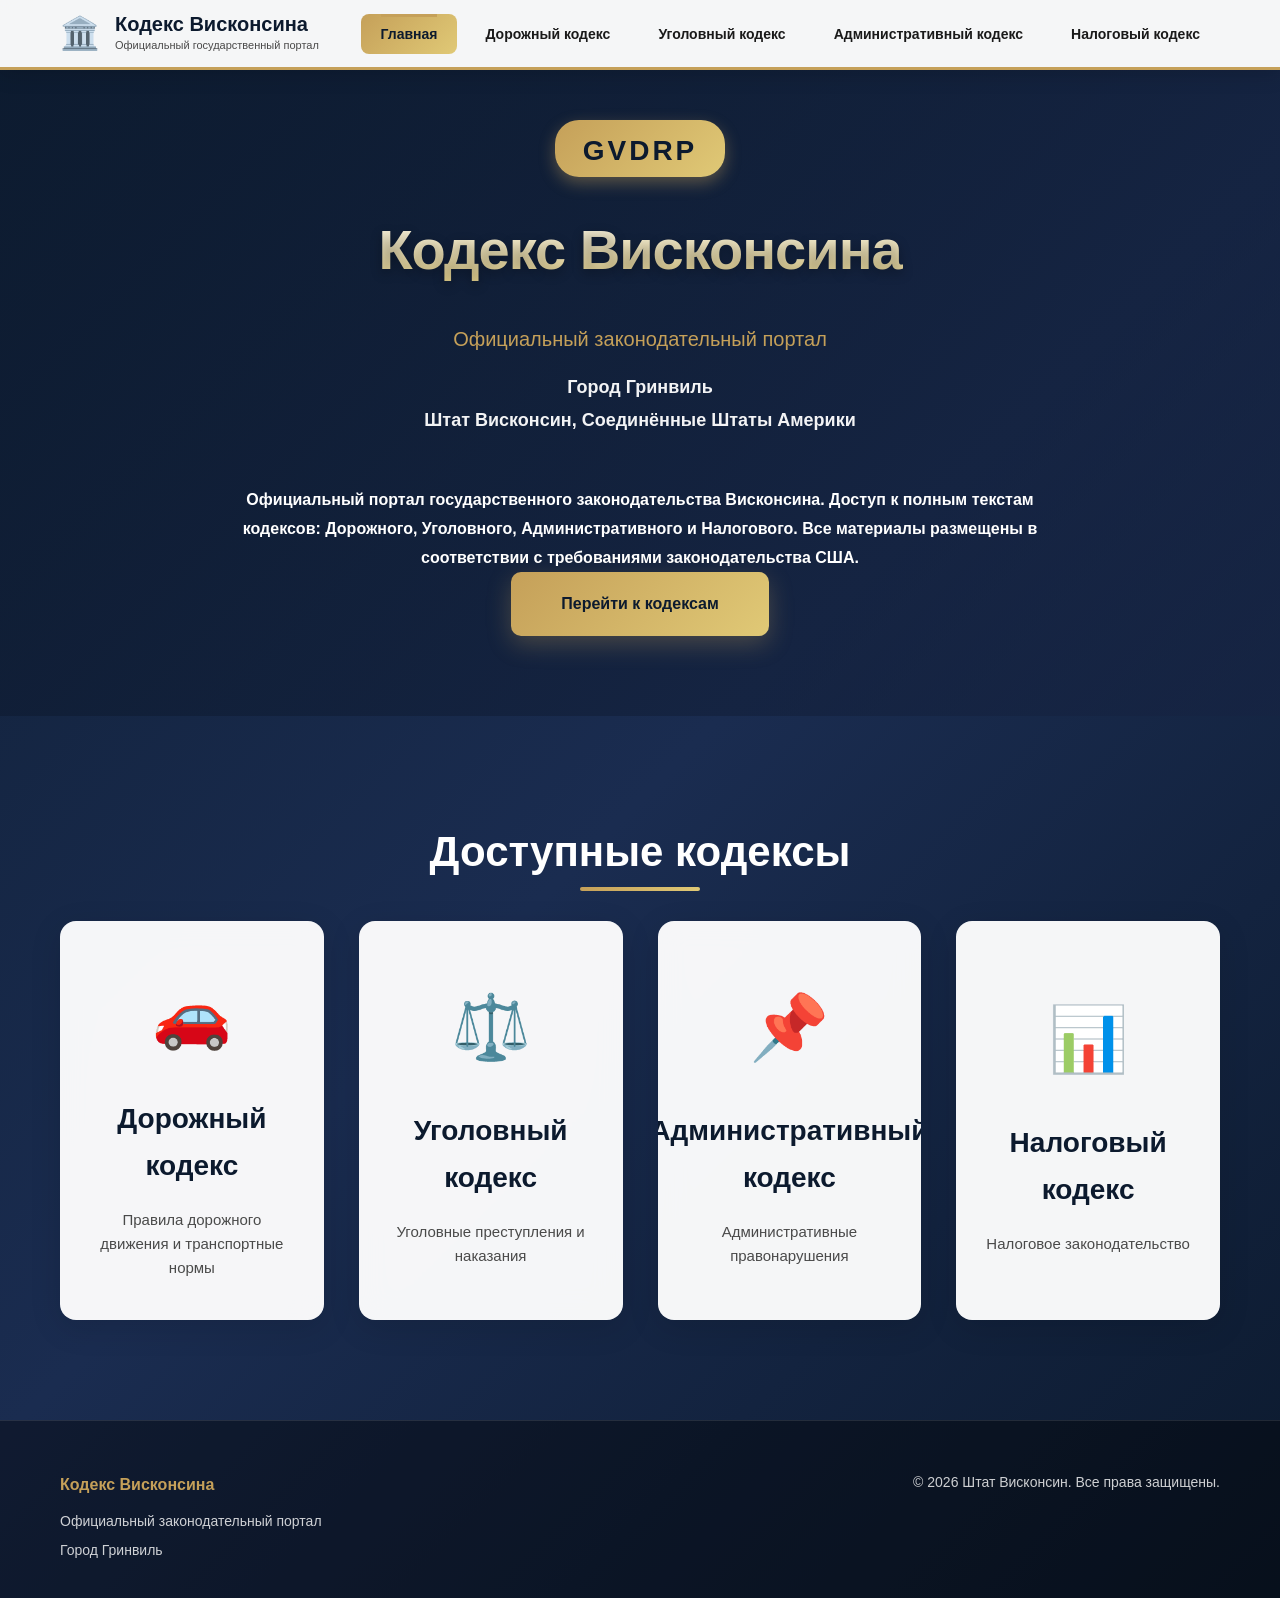
<file: index.html>
<!DOCTYPE html>
<html lang="ru">
<head>
    <meta charset="UTF-8">
    <meta name="viewport" content="width=device-width, initial-scale=1.0">
    <title>Кодекс Висконсина - Официальный портал</title>
    <link rel="stylesheet" href="./style.css">
</head>
<body>
    <header class="main-header">
        <div class="header-content container">
            <div class="logo">
                <span class="logo-icon">🏛️</span>
                <div class="logo-block">
                    <span class="logo-main">Кодекс Висконсина</span>
                    <span class="logo-sub">Официальный государственный портал</span>
                </div>
            </div>
            <nav class="main-nav" id="mainNav">
                <ul>
                    <li><a href="index.html" class="active">Главная</a></li>
                    <li><a href="road-code.html">Дорожный кодекс</a></li>
                    <li><a href="criminal-code.html">Уголовный кодекс</a></li>
                    <li><a href="administrative-code.html">Административный кодекс</a></li>
                    <li><a href="tax-code.html">Налоговый кодекс</a></li>
                </ul>
            </nav>
            <button class="mobile-menu-btn" id="mobileMenuBtn">☰</button>
        </div>
    </header>

    <section class="hero">
        <div class="hero-content container">
            <div class="hero-text">
                <div class="hero-badge"><span class="badge-gvdrp">GVDRP</span></div>
                <h1>Кодекс Висконсина</h1>
                <p class="subtitle">Официальный законодательный портал</p>
                <p class="description"><span>Город Гринвиль</span><br><span>Штат Висконсин, Соединённые Штаты Америки</span></p>
                <div class="hero-description">
                    <p>Официальный портал государственного законодательства Висконсина. Доступ к полным текстам кодексов: Дорожного, Уголовного, Административного и Налогового. Все материалы размещены в соответствии с требованиями законодательства США.</p>
                </div>
                <a href="#codes" class="btn-primary">Перейти к кодексам</a>
            </div>
        </div>
    </section>

    <section class="codes-section" id="codes">
        <div class="container">
            <h2 class="section-title">Доступные кодексы</h2>
            <div class="codes-grid">
                <a href="road-code.html" class="code-card road-card">
                    <span class="card-icon">🚗</span>
                    <h3>Дорожный кодекс</h3>
                    <p>Правила дорожного движения и транспортные нормы</p>
                </a>
                <a href="criminal-code.html" class="code-card criminal-card">
                    <span class="card-icon">⚖️</span>
                    <h3>Уголовный кодекс</h3>
                    <p>Уголовные преступления и наказания</p>
                </a>
                <a href="administrative-code.html" class="code-card admin-card">
                    <span class="card-icon">📌</span>
                    <h3>Административный кодекс</h3>
                    <p>Административные правонарушения</p>
                </a>
                <a href="tax-code.html" class="code-card tax-card">
                    <span class="card-icon">📊</span>
                    <h3>Налоговый кодекс</h3>
                    <p>Налоговое законодательство</p>
                </a>
            </div>
        </div>
    </section>

    <footer class="main-footer">
        <div class="container">
            <div class="footer-content">
                <div class="footer-section">
                    <h4>Кодекс Висконсина</h4>
                    <p>Официальный законодательный портал</p>
                    <p>Город Гринвиль</p>
                </div>
                <div class="footer-section">
                    <p>&copy; 2026 Штат Висконсин. Все права защищены.</p>
                </div>
            </div>
        </div>
    </footer>

    <button class="back-to-top" id="backToTop" title="Наверх">↑</button>
    <script src="./main.js"></script>
</body>
</html>
</file>
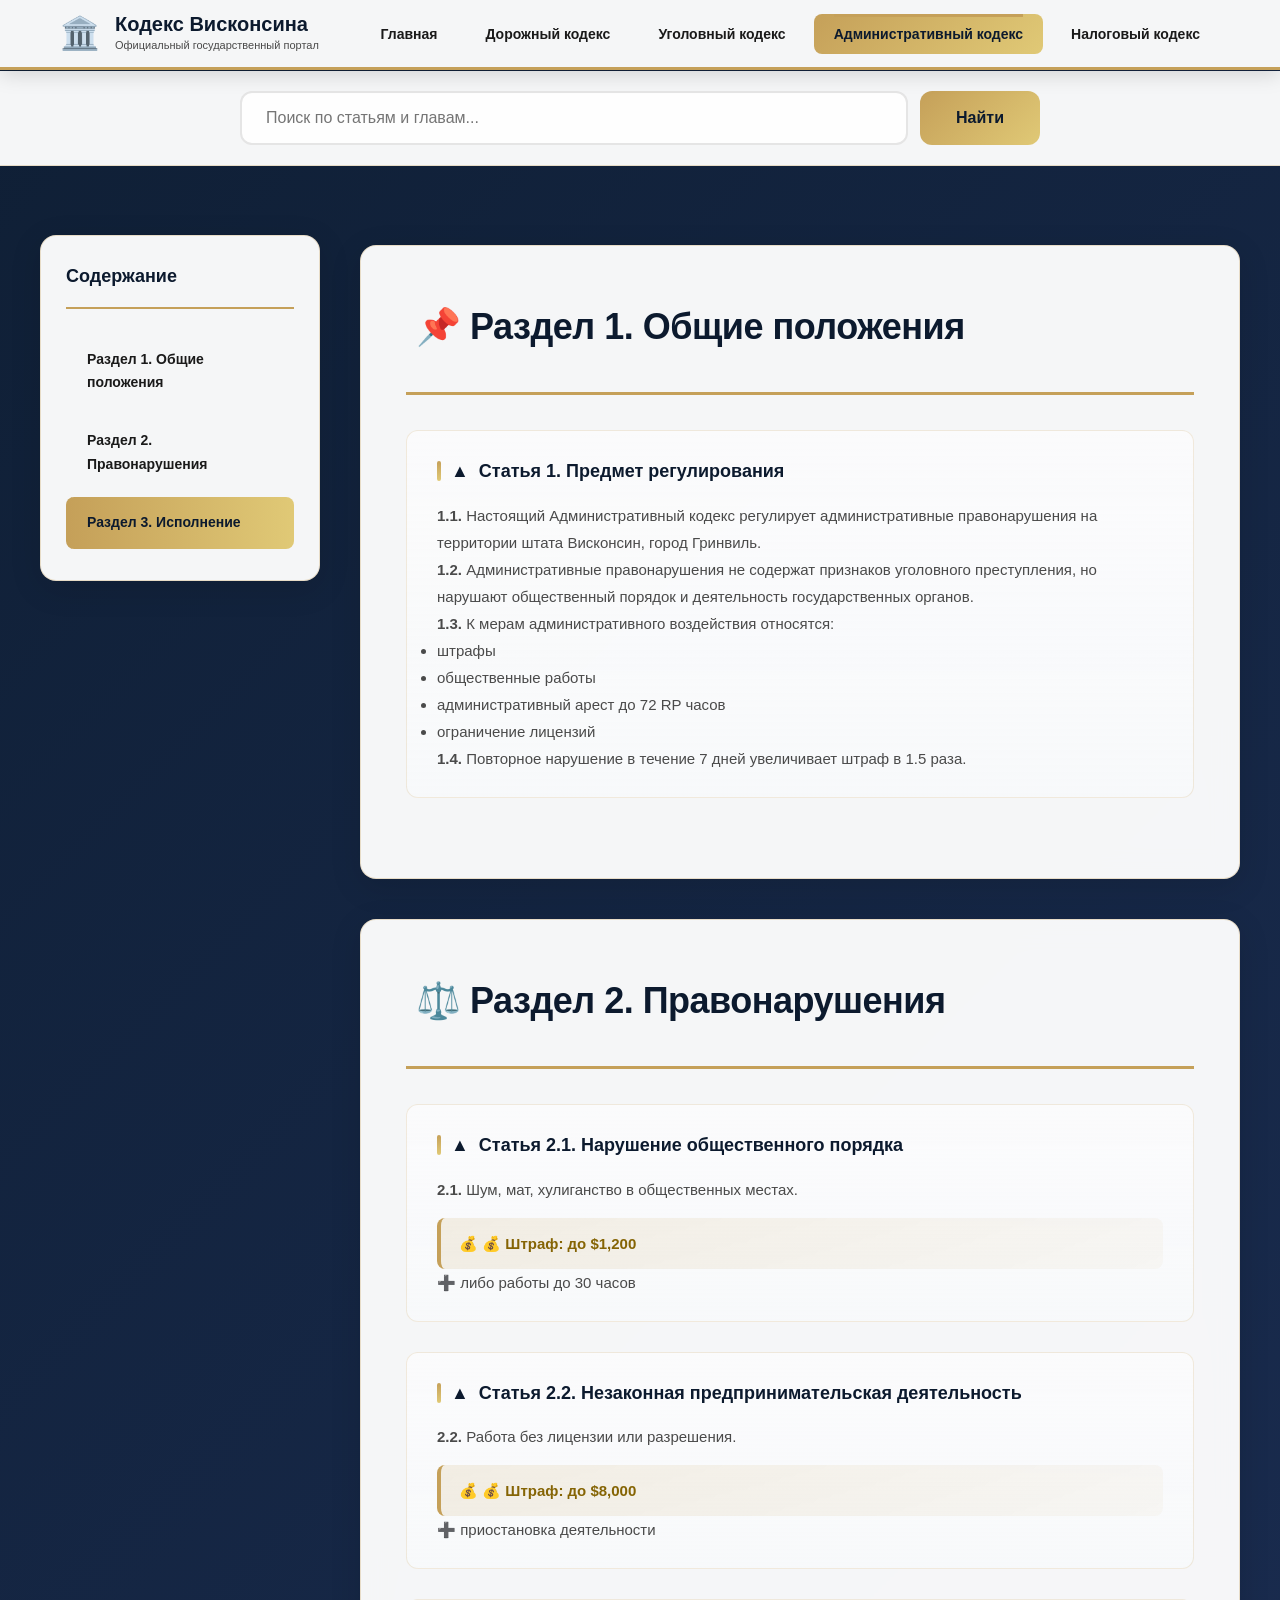
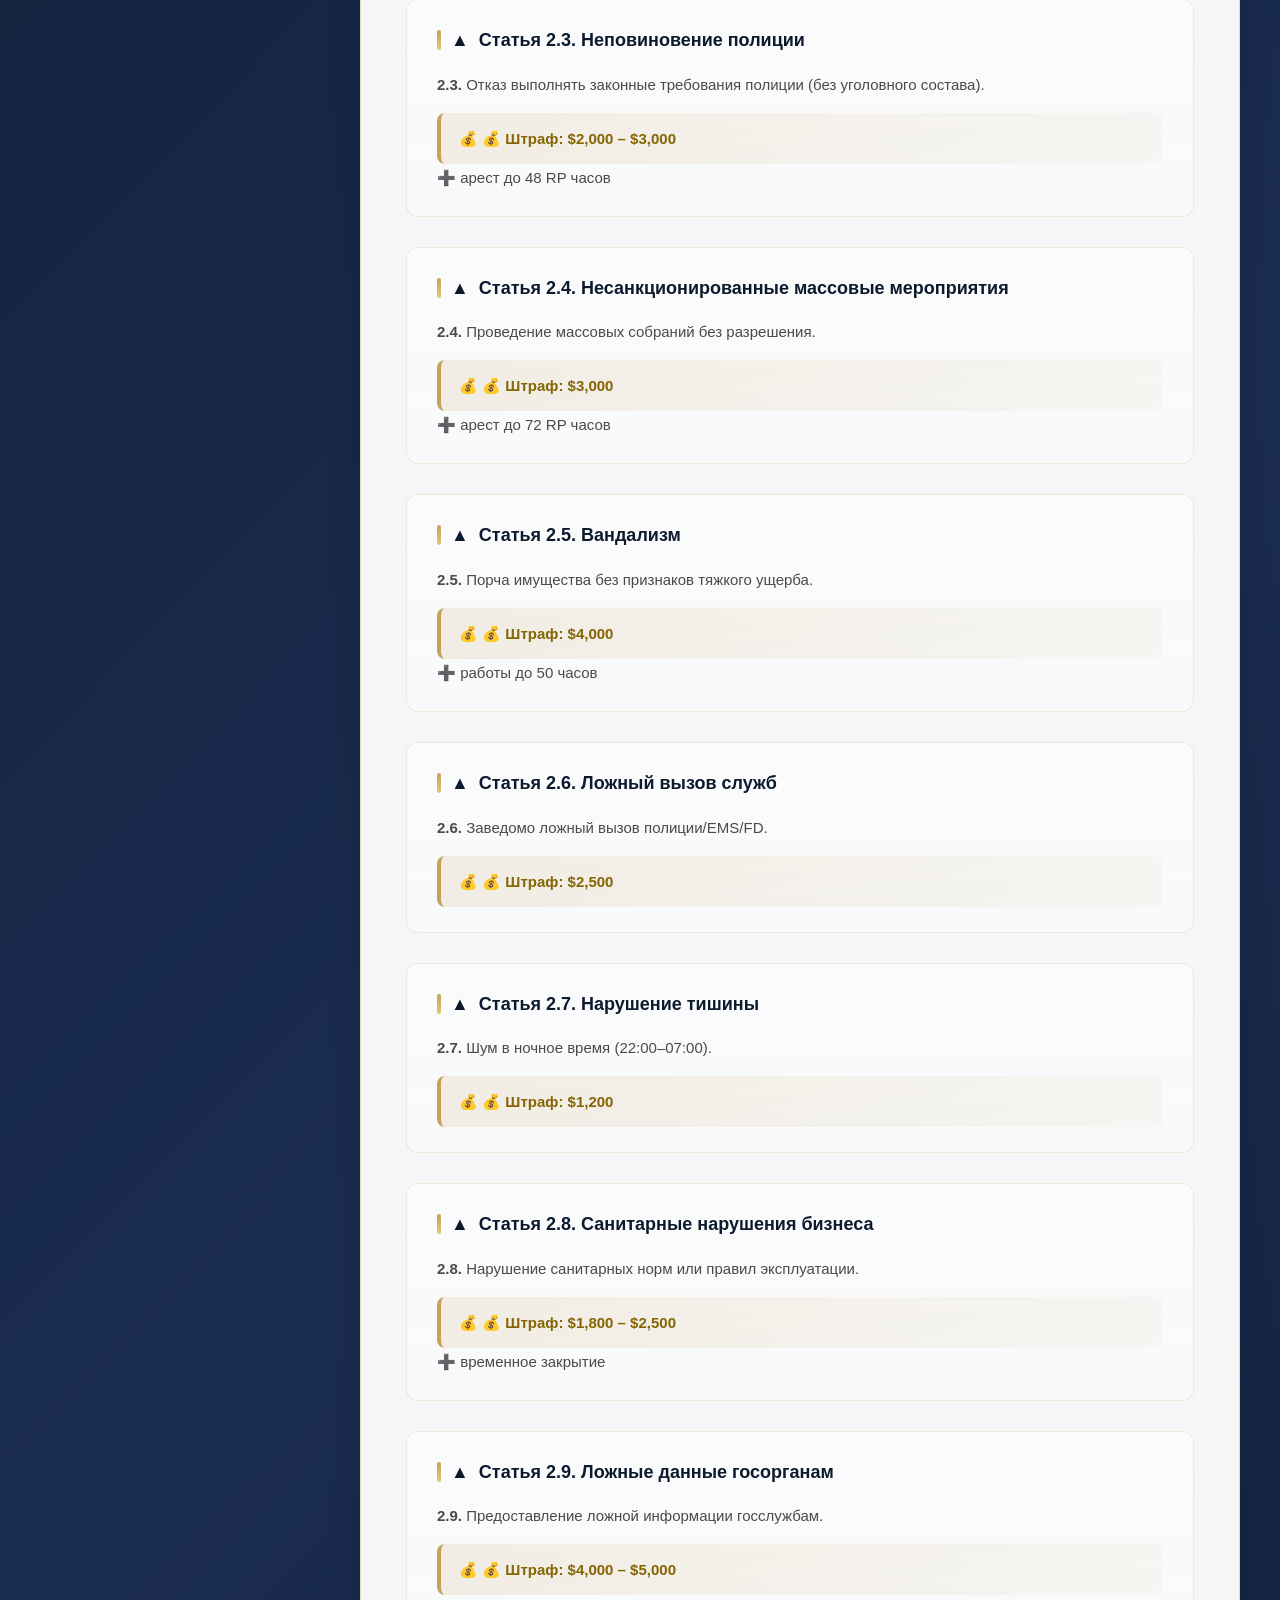
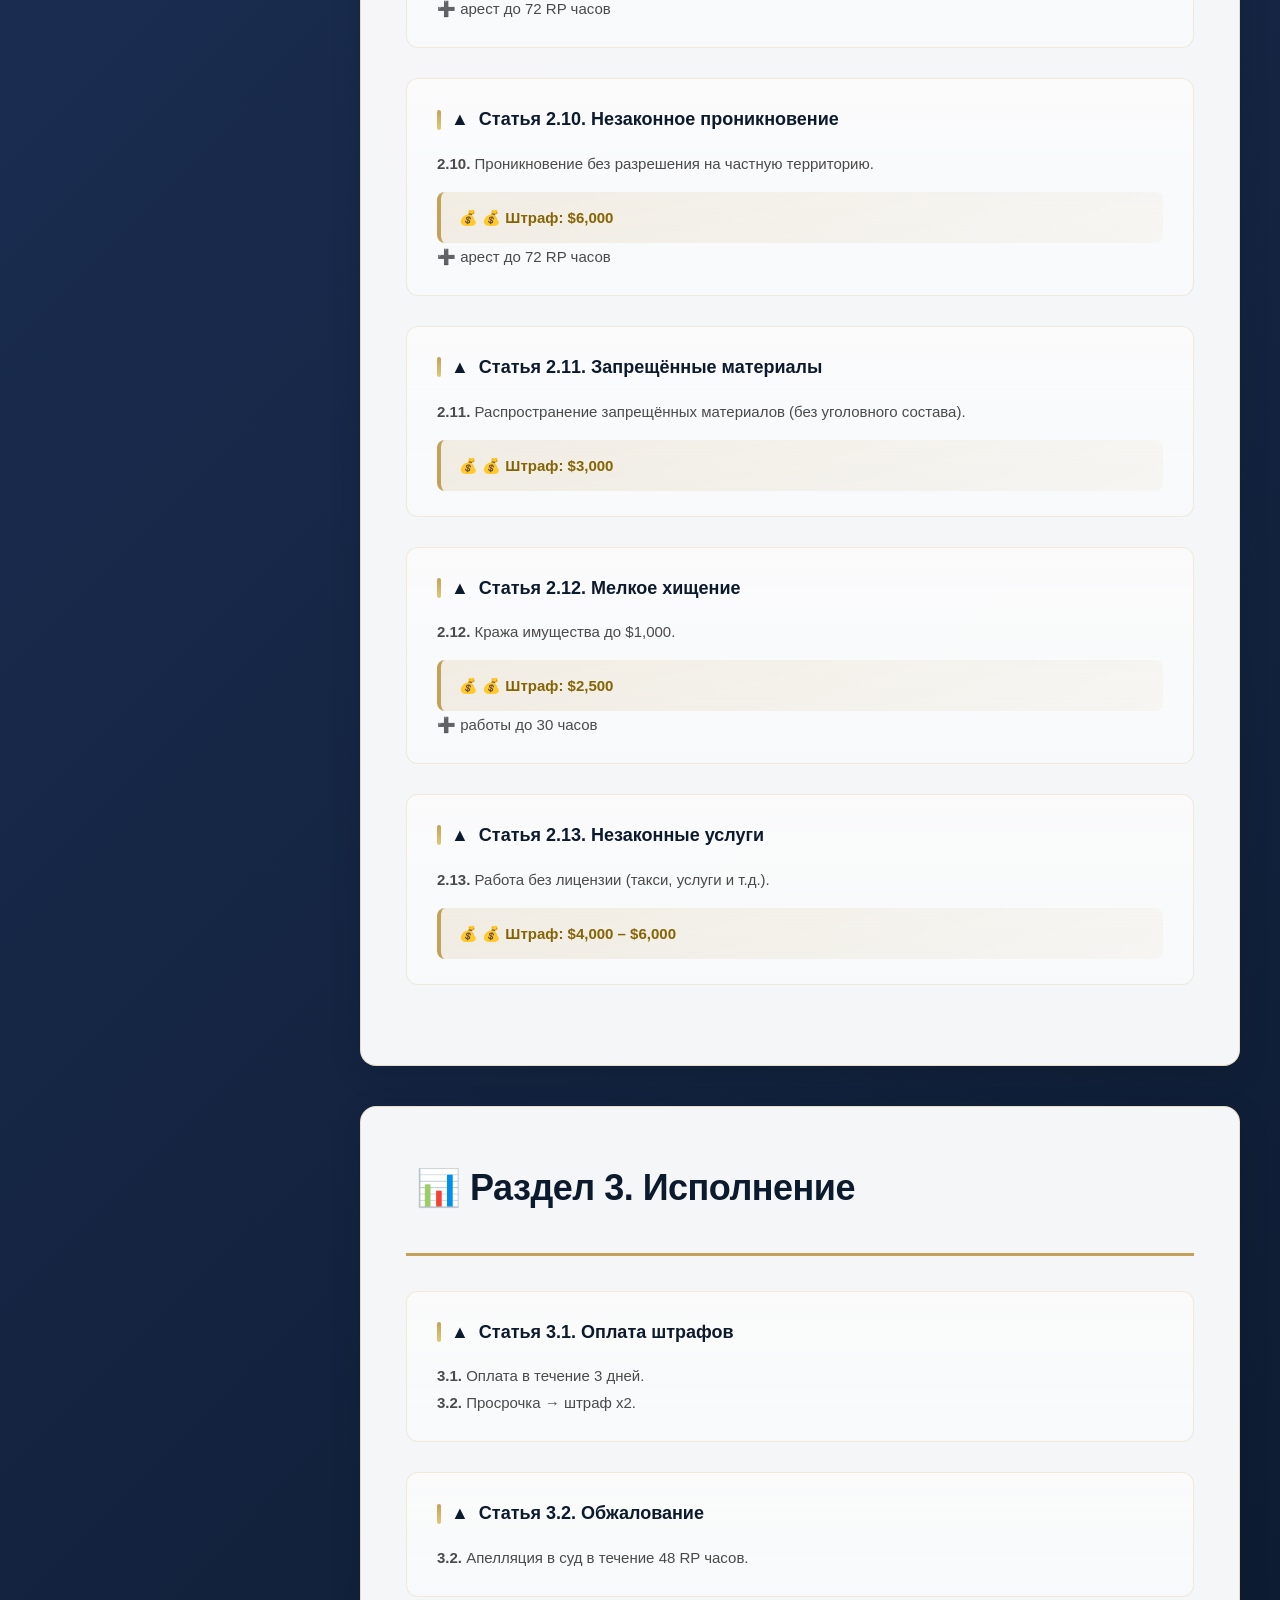
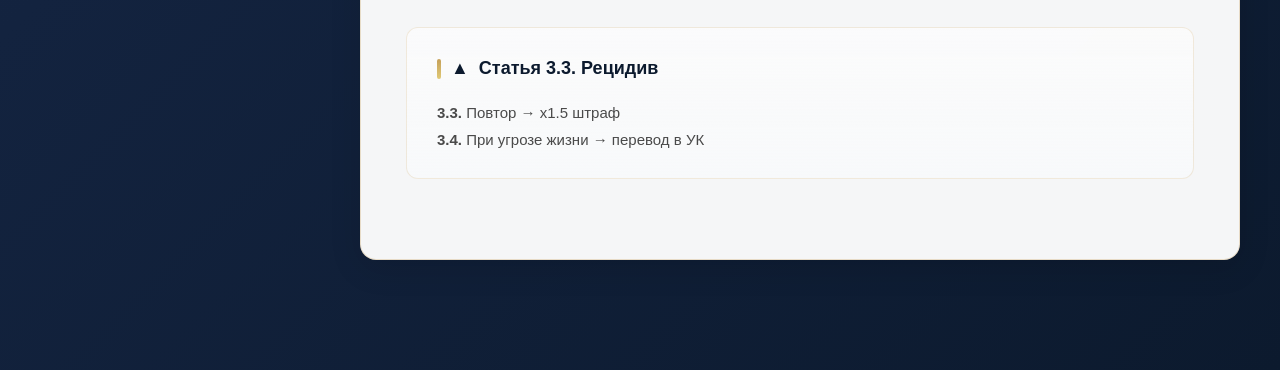
<file: administrative-code.html>
<!DOCTYPE html>
<html lang="ru">
<head>
    <meta charset="UTF-8">
    <meta name="viewport" content="width=device-width, initial-scale=1.0">
    <title>Административный кодекс - Кодекс Висконсина</title>
    <link rel="stylesheet" href="./style.css">
</head>
<body>
    <header class="main-header">
        <div class="header-content container">
            <div class="logo">
                <span class="logo-icon">🏛️</span>
                <div class="logo-block">
                    <span class="logo-main">Кодекс Висконсина</span>
                    <span class="logo-sub">Официальный государственный портал</span>
                </div>
            </div>
            <nav class="main-nav" id="mainNav">
                <ul>
                    <li><a href="index.html">Главная</a></li>
                    <li><a href="road-code.html">Дорожный кодекс</a></li>
                    <li><a href="criminal-code.html">Уголовный кодекс</a></li>
                    <li><a href="administrative-code.html" class="active">Административный кодекс</a></li>
                    <li><a href="tax-code.html">Налоговый кодекс</a></li>
                </ul>
            </nav>
            <button class="mobile-menu-btn" id="mobileMenuBtn">☰</button>
        </div>
    </header>

    <section class="search-bar">
        <div class="search-container">
            <input type="text" class="search-input" placeholder="Поиск по статьям и главам...">
            <button class="search-btn">Найти</button>
        </div>
    </section>

    <main>
        <section class="content-wrapper container">
            <aside class="sidebar">
                <div class="sidebar-menu">
                    <h3>Содержание</h3>
                    <div class="sidebar-item active" data-target="section-1">Раздел 1. Общие положения</div>
                    <div class="sidebar-item" data-target="section-2">Раздел 2. Правонарушения</div>
                    <div class="sidebar-item" data-target="section-3">Раздел 3. Исполнение</div>
                </div>
            </aside>

            <div class="main-content">
                <!-- Раздел 1 -->
                <article class="code-section" id="section-1">
                    <div class="code-section-header">
                        <h2><span>📌</span> Раздел 1. Общие положения</h2>
                    </div>

                    <div class="article">
                        <div class="article-header">
                            <h4><span class="article-icon">▲</span> Статья 1. Предмет регулирования</h4>
                        </div>
                        <div class="article-content">
                            <p><strong>1.1.</strong> Настоящий Административный кодекс регулирует административные правонарушения на территории штата Висконсин, город Гринвиль.</p>
                            <p><strong>1.2.</strong> Административные правонарушения не содержат признаков уголовного преступления, но нарушают общественный порядок и деятельность государственных органов.</p>
                            <p><strong>1.3.</strong> К мерам административного воздействия относятся:</p>
                            <ul>
                                <li>штрафы</li>
                                <li>общественные работы</li>
                                <li>административный арест до 72 RP часов</li>
                                <li>ограничение лицензий</li>
                            </ul>
                            <p><strong>1.4.</strong> Повторное нарушение в течение 7 дней увеличивает штраф в 1.5 раза.</p>
                        </div>
                    </div>
                </article>

                <!-- Раздел 2 -->
                <article class="code-section" id="section-2">
                    <div class="code-section-header">
                        <h2><span>⚖️</span> Раздел 2. Правонарушения</h2>
                    </div>

                    <div class="article">
                        <div class="article-header">
                            <h4><span class="article-icon">▲</span> Статья 2.1. Нарушение общественного порядка</h4>
                        </div>
                        <div class="article-content">
                            <p><strong>2.1.</strong> Шум, мат, хулиганство в общественных местах.</p>
                            <p class="penalty">💰 Штраф: до $1,200</p>
                            <p>➕ либо работы до 30 часов</p>
                        </div>
                    </div>

                    <div class="article">
                        <div class="article-header">
                            <h4><span class="article-icon">▲</span> Статья 2.2. Незаконная предпринимательская деятельность</h4>
                        </div>
                        <div class="article-content">
                            <p><strong>2.2.</strong> Работа без лицензии или разрешения.</p>
                            <p class="penalty">💰 Штраф: до $8,000</p>
                            <p>➕ приостановка деятельности</p>
                        </div>
                    </div>

                    <div class="article">
                        <div class="article-header">
                            <h4><span class="article-icon">▲</span> Статья 2.3. Неповиновение полиции</h4>
                        </div>
                        <div class="article-content">
                            <p><strong>2.3.</strong> Отказ выполнять законные требования полиции (без уголовного состава).</p>
                            <p class="penalty">💰 Штраф: $2,000 – $3,000</p>
                            <p>➕ арест до 48 RP часов</p>
                        </div>
                    </div>

                    <div class="article">
                        <div class="article-header">
                            <h4><span class="article-icon">▲</span> Статья 2.4. Несанкционированные массовые мероприятия</h4>
                        </div>
                        <div class="article-content">
                            <p><strong>2.4.</strong> Проведение массовых собраний без разрешения.</p>
                            <p class="penalty">💰 Штраф: $3,000</p>
                            <p>➕ арест до 72 RP часов</p>
                        </div>
                    </div>

                    <div class="article">
                        <div class="article-header">
                            <h4><span class="article-icon">▲</span> Статья 2.5. Вандализм</h4>
                        </div>
                        <div class="article-content">
                            <p><strong>2.5.</strong> Порча имущества без признаков тяжкого ущерба.</p>
                            <p class="penalty">💰 Штраф: $4,000</p>
                            <p>➕ работы до 50 часов</p>
                        </div>
                    </div>

                    <div class="article">
                        <div class="article-header">
                            <h4><span class="article-icon">▲</span> Статья 2.6. Ложный вызов служб</h4>
                        </div>
                        <div class="article-content">
                            <p><strong>2.6.</strong> Заведомо ложный вызов полиции/EMS/FD.</p>
                            <p class="penalty">💰 Штраф: $2,500</p>
                        </div>
                    </div>

                    <div class="article">
                        <div class="article-header">
                            <h4><span class="article-icon">▲</span> Статья 2.7. Нарушение тишины</h4>
                        </div>
                        <div class="article-content">
                            <p><strong>2.7.</strong> Шум в ночное время (22:00–07:00).</p>
                            <p class="penalty">💰 Штраф: $1,200</p>
                        </div>
                    </div>

                    <div class="article">
                        <div class="article-header">
                            <h4><span class="article-icon">▲</span> Статья 2.8. Санитарные нарушения бизнеса</h4>
                        </div>
                        <div class="article-content">
                            <p><strong>2.8.</strong> Нарушение санитарных норм или правил эксплуатации.</p>
                            <p class="penalty">💰 Штраф: $1,800 – $2,500</p>
                            <p>➕ временное закрытие</p>
                        </div>
                    </div>

                    <div class="article">
                        <div class="article-header">
                            <h4><span class="article-icon">▲</span> Статья 2.9. Ложные данные госорганам</h4>
                        </div>
                        <div class="article-content">
                            <p><strong>2.9.</strong> Предоставление ложной информации госслужбам.</p>
                            <p class="penalty">💰 Штраф: $4,000 – $5,000</p>
                            <p>➕ арест до 72 RP часов</p>
                        </div>
                    </div>

                    <div class="article">
                        <div class="article-header">
                            <h4><span class="article-icon">▲</span> Статья 2.10. Незаконное проникновение</h4>
                        </div>
                        <div class="article-content">
                            <p><strong>2.10.</strong> Проникновение без разрешения на частную территорию.</p>
                            <p class="penalty">💰 Штраф: $6,000</p>
                            <p>➕ арест до 72 RP часов</p>
                        </div>
                    </div>

                    <div class="article">
                        <div class="article-header">
                            <h4><span class="article-icon">▲</span> Статья 2.11. Запрещённые материалы</h4>
                        </div>
                        <div class="article-content">
                            <p><strong>2.11.</strong> Распространение запрещённых материалов (без уголовного состава).</p>
                            <p class="penalty">💰 Штраф: $3,000</p>
                        </div>
                    </div>

                    <div class="article">
                        <div class="article-header">
                            <h4><span class="article-icon">▲</span> Статья 2.12. Мелкое хищение</h4>
                        </div>
                        <div class="article-content">
                            <p><strong>2.12.</strong> Кража имущества до $1,000.</p>
                            <p class="penalty">💰 Штраф: $2,500</p>
                            <p>➕ работы до 30 часов</p>
                        </div>
                    </div>

                    <div class="article">
                        <div class="article-header">
                            <h4><span class="article-icon">▲</span> Статья 2.13. Незаконные услуги</h4>
                        </div>
                        <div class="article-content">
                            <p><strong>2.13.</strong> Работа без лицензии (такси, услуги и т.д.).</p>
                            <p class="penalty">💰 Штраф: $4,000 – $6,000</p>
                        </div>
                    </div>
                </article>

                <!-- Раздел 3 -->
                <article class="code-section" id="section-3">
                    <div class="code-section-header">
                        <h2><span>📊</span> Раздел 3. Исполнение</h2>
                    </div>

                    <div class="article">
                        <div class="article-header">
                            <h4><span class="article-icon">▲</span> Статья 3.1. Оплата штрафов</h4>
                        </div>
                        <div class="article-content">
                            <p><strong>3.1.</strong> Оплата в течение 3 дней.</p>
                            <p><strong>3.2.</strong> Просрочка → штраф x2.</p>
                        </div>
                    </div>

                    <div class="article">
                        <div class="article-header">
                            <h4><span class="article-icon">▲</span> Статья 3.2. Обжалование</h4>
                        </div>
                        <div class="article-content">
                            <p><strong>3.2.</strong> Апелляция в суд в течение 48 RP часов.</p>
                        </div>
                    </div>

                    <div class="article">
                        <div class="article-header">
                            <h4><span class="article-icon">▲</span> Статья 3.3. Рецидив</h4>
                        </div>
                        <div class="article-content">
                            <p><strong>3.3.</strong> Повтор → x1.5 штраф</p>
                            <p><strong>3.4.</strong> При угрозе жизни → перевод в УК</p>
                        </div>
                    </div>
                </article>
            </div>
        </section>
    </main>

    <button class="back-to-top" id="backToTop" title="Наверх">↑</button>
    <script src="./main.js"></script>
</body>
</html>
</file>
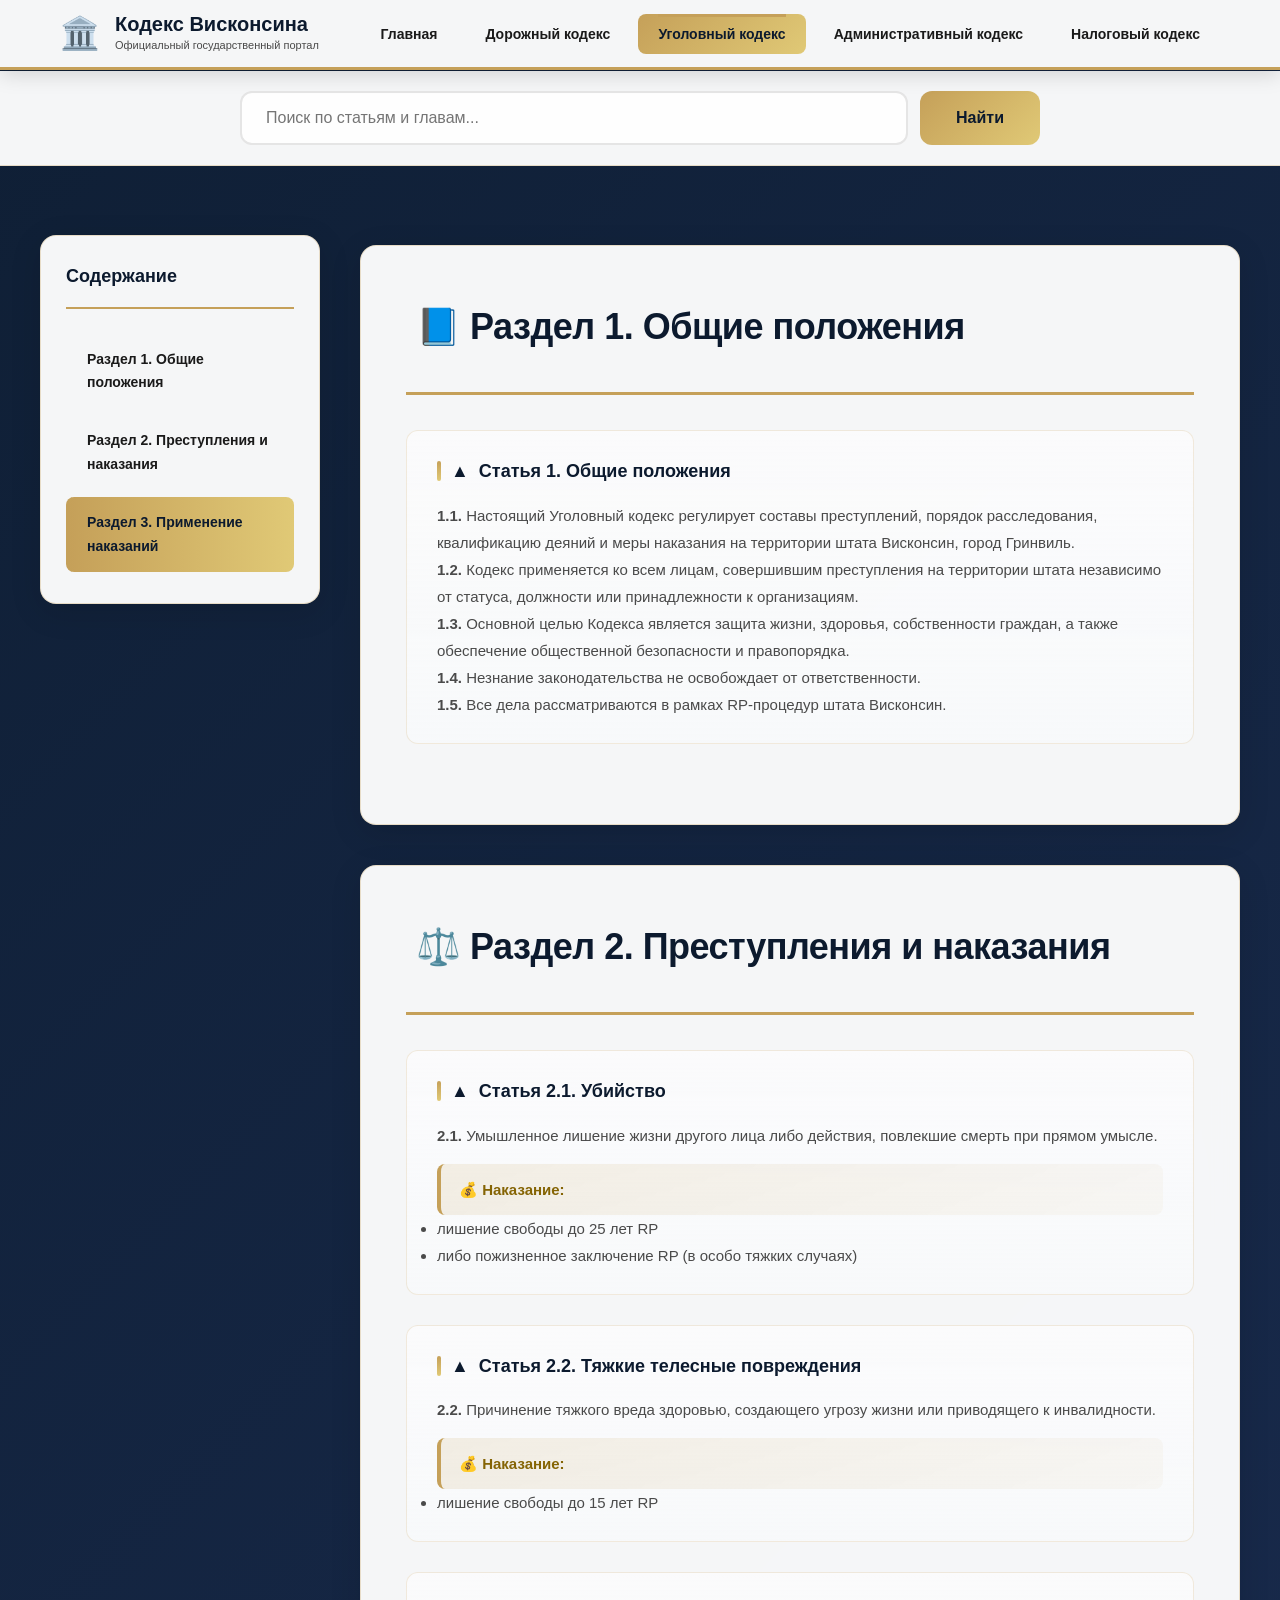
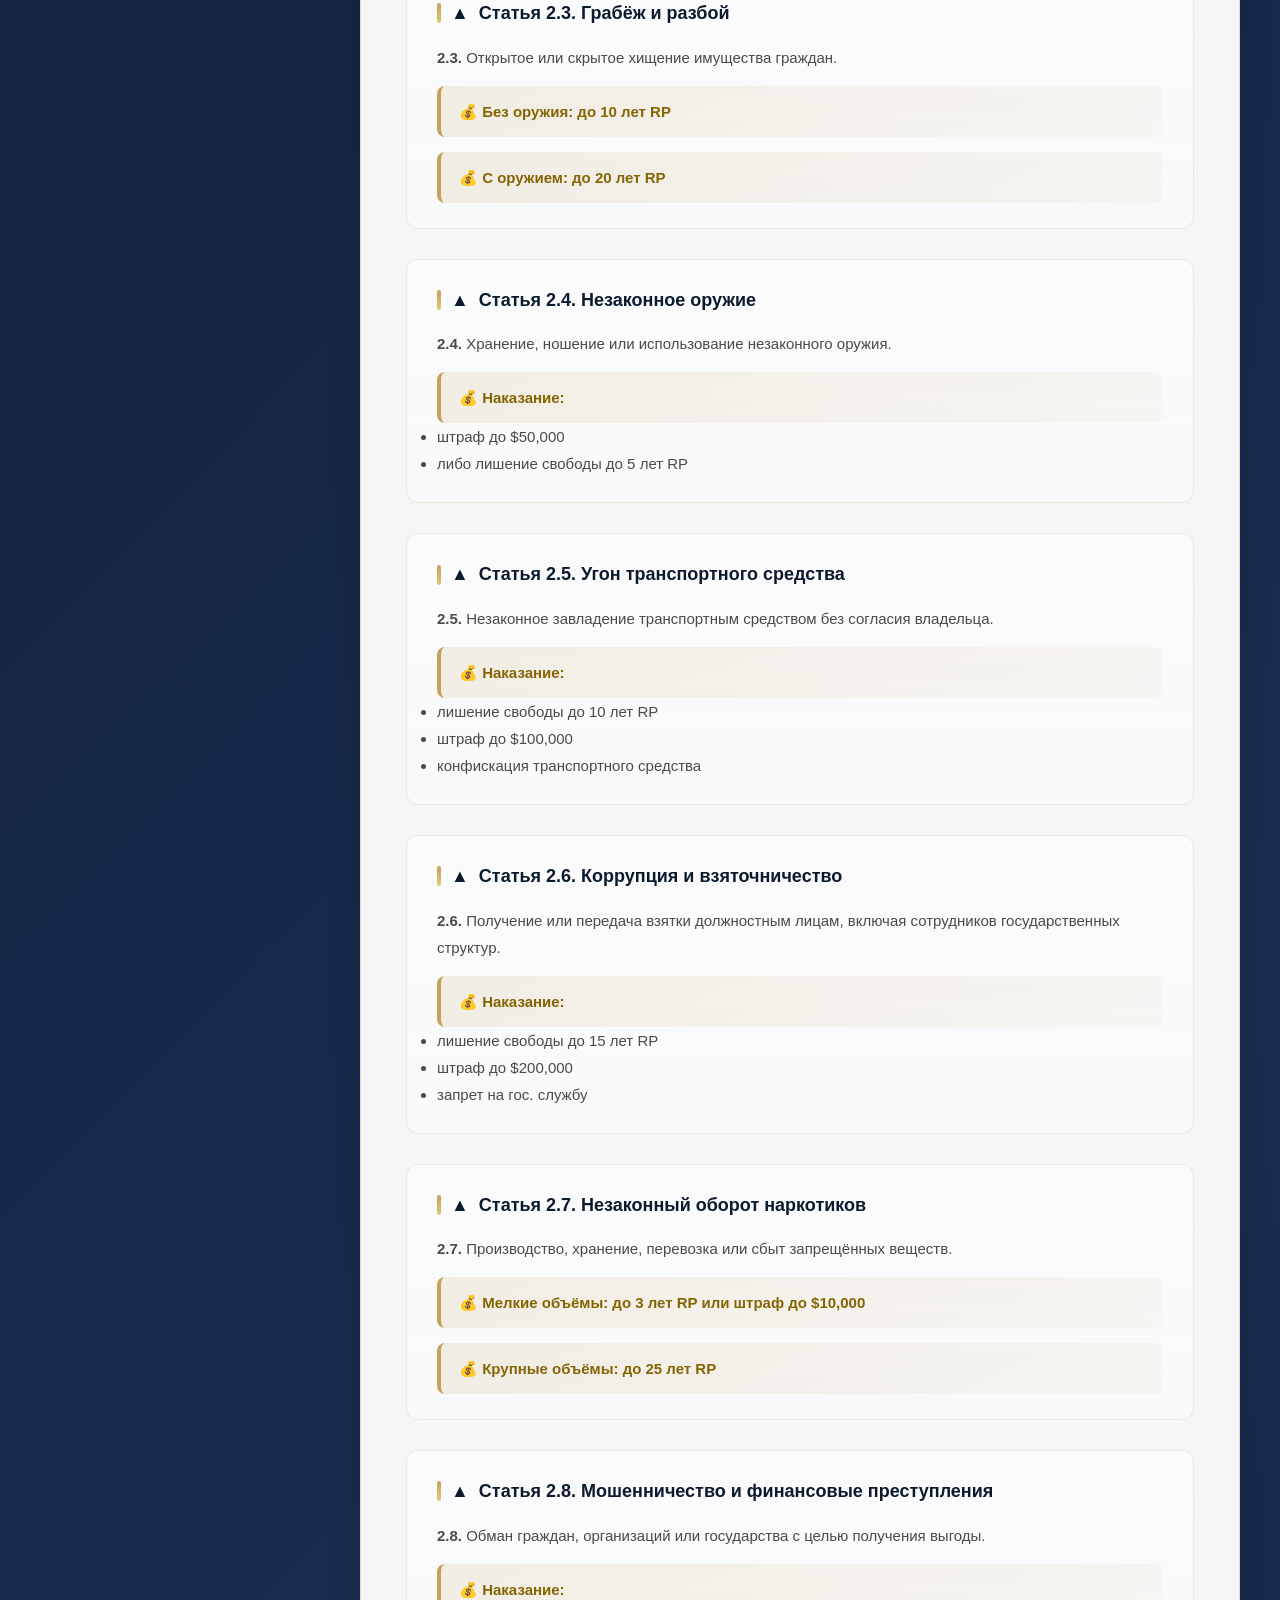
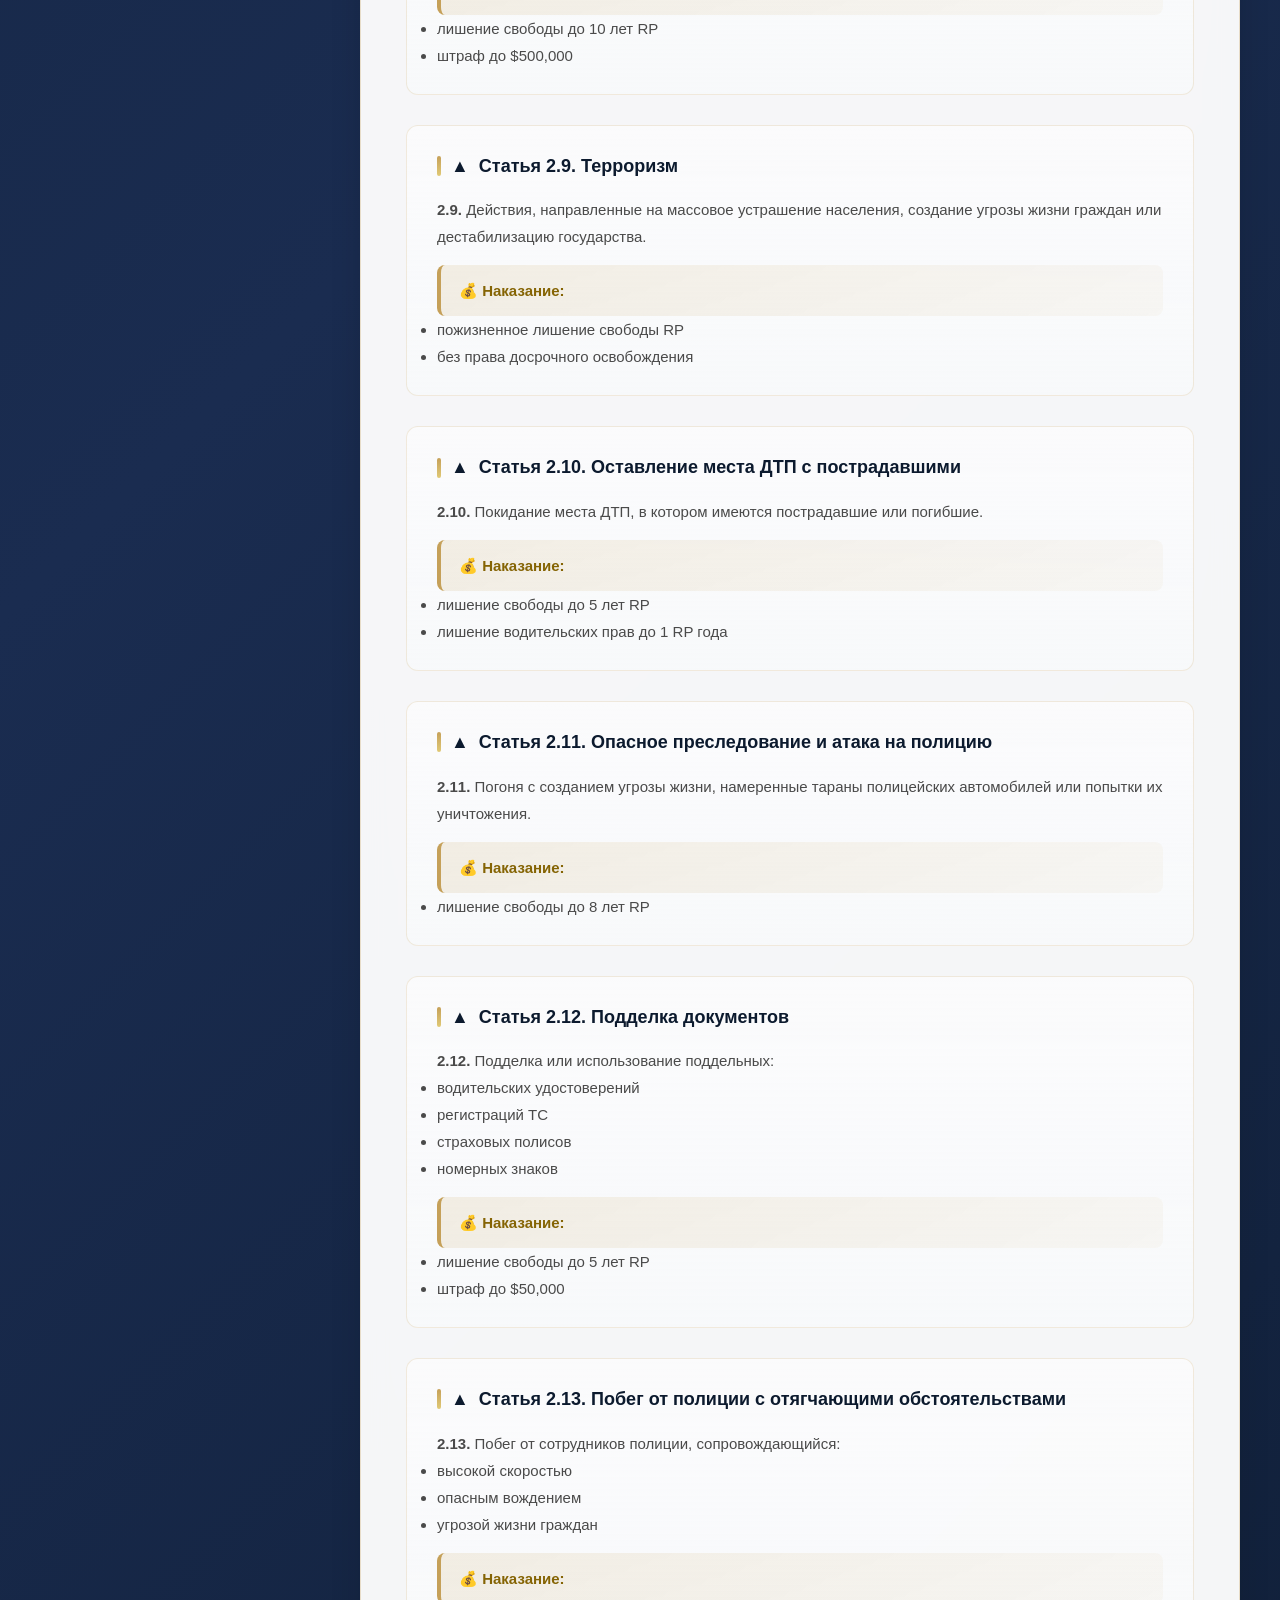
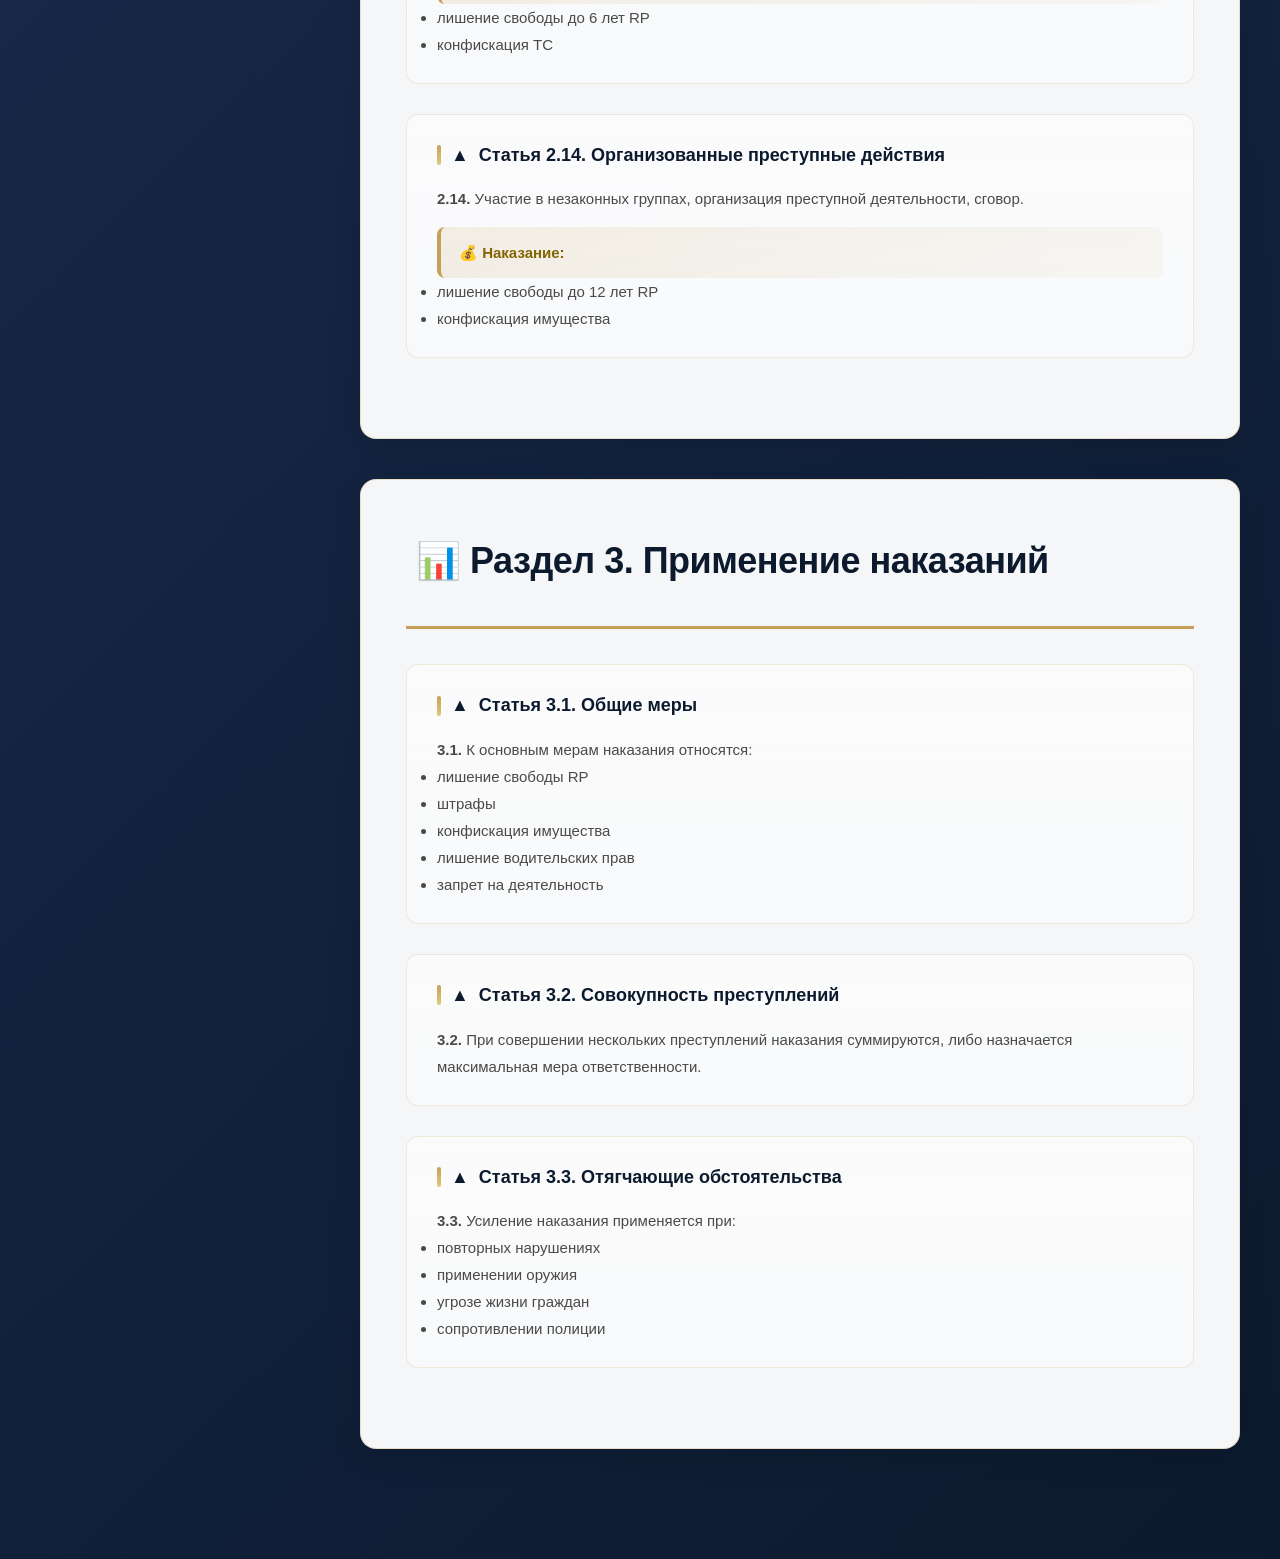
<file: criminal-code.html>
<!DOCTYPE html>
<html lang="ru">
<head>
    <meta charset="UTF-8">
    <meta name="viewport" content="width=device-width, initial-scale=1.0">
    <title>Уголовный кодекс - Кодекс Висконсина</title>
    <link rel="stylesheet" href="./style.css">
</head>
<body>
    <header class="main-header">
        <div class="header-content container">
            <div class="logo">
                <span class="logo-icon">🏛️</span>
                <div class="logo-block">
                    <span class="logo-main">Кодекс Висконсина</span>
                    <span class="logo-sub">Официальный государственный портал</span>
                </div>
            </div>
            <nav class="main-nav" id="mainNav">
                <ul>
                    <li><a href="index.html">Главная</a></li>
                    <li><a href="road-code.html">Дорожный кодекс</a></li>
                    <li><a href="criminal-code.html" class="active">Уголовный кодекс</a></li>
                    <li><a href="administrative-code.html">Административный кодекс</a></li>
                    <li><a href="tax-code.html">Налоговый кодекс</a></li>
                </ul>
            </nav>
            <button class="mobile-menu-btn" id="mobileMenuBtn">☰</button>
        </div>
    </header>

    <section class="search-bar">
        <div class="search-container">
            <input type="text" class="search-input" placeholder="Поиск по статьям и главам...">
            <button class="search-btn">Найти</button>
        </div>
    </section>

    <main>
        <section class="content-wrapper container">
            <aside class="sidebar">
                <div class="sidebar-menu">
                    <h3>Содержание</h3>
                    <div class="sidebar-item active" data-target="section-1">Раздел 1. Общие положения</div>
                    <div class="sidebar-item" data-target="section-2">Раздел 2. Преступления и наказания</div>
                    <div class="sidebar-item" data-target="section-3">Раздел 3. Применение наказаний</div>
                </div>
            </aside>

            <div class="main-content">
                <!-- Раздел 1 -->
                <article class="code-section" id="section-1">
                    <div class="code-section-header">
                        <h2><span>📘</span> Раздел 1. Общие положения</h2>
                    </div>

                    <div class="article">
                        <div class="article-header">
                            <h4><span class="article-icon">▲</span> Статья 1. Общие положения</h4>
                        </div>
                        <div class="article-content">
                            <p><strong>1.1.</strong> Настоящий Уголовный кодекс регулирует составы преступлений, порядок расследования, квалификацию деяний и меры наказания на территории штата Висконсин, город Гринвиль.</p>
                            <p><strong>1.2.</strong> Кодекс применяется ко всем лицам, совершившим преступления на территории штата независимо от статуса, должности или принадлежности к организациям.</p>
                            <p><strong>1.3.</strong> Основной целью Кодекса является защита жизни, здоровья, собственности граждан, а также обеспечение общественной безопасности и правопорядка.</p>
                            <p><strong>1.4.</strong> Незнание законодательства не освобождает от ответственности.</p>
                            <p><strong>1.5.</strong> Все дела рассматриваются в рамках RP-процедур штата Висконсин.</p>
                        </div>
                    </div>
                </article>

                <!-- Раздел 2 -->
                <article class="code-section" id="section-2">
                    <div class="code-section-header">
                        <h2><span>⚖️</span> Раздел 2. Преступления и наказания</h2>
                    </div>

                    <div class="article">
                        <div class="article-header">
                            <h4><span class="article-icon">▲</span> Статья 2.1. Убийство</h4>
                        </div>
                        <div class="article-content">
                            <p><strong>2.1.</strong> Умышленное лишение жизни другого лица либо действия, повлекшие смерть при прямом умысле.</p>
                            <p class="penalty"><strong>Наказание:</strong></p>
                            <ul>
                                <li>лишение свободы до 25 лет RP</li>
                                <li>либо пожизненное заключение RP (в особо тяжких случаях)</li>
                            </ul>
                        </div>
                    </div>

                    <div class="article">
                        <div class="article-header">
                            <h4><span class="article-icon">▲</span> Статья 2.2. Тяжкие телесные повреждения</h4>
                        </div>
                        <div class="article-content">
                            <p><strong>2.2.</strong> Причинение тяжкого вреда здоровью, создающего угрозу жизни или приводящего к инвалидности.</p>
                            <p class="penalty"><strong>Наказание:</strong></p>
                            <ul>
                                <li>лишение свободы до 15 лет RP</li>
                            </ul>
                        </div>
                    </div>

                    <div class="article">
                        <div class="article-header">
                            <h4><span class="article-icon">▲</span> Статья 2.3. Грабёж и разбой</h4>
                        </div>
                        <div class="article-content">
                            <p><strong>2.3.</strong> Открытое или скрытое хищение имущества граждан.</p>
                            <p class="penalty"><strong>Без оружия:</strong> до 10 лет RP</p>
                            <p class="penalty"><strong>С оружием:</strong> до 20 лет RP</p>
                        </div>
                    </div>

                    <div class="article">
                        <div class="article-header">
                            <h4><span class="article-icon">▲</span> Статья 2.4. Незаконное оружие</h4>
                        </div>
                        <div class="article-content">
                            <p><strong>2.4.</strong> Хранение, ношение или использование незаконного оружия.</p>
                            <p class="penalty"><strong>Наказание:</strong></p>
                            <ul>
                                <li>штраф до $50,000</li>
                                <li>либо лишение свободы до 5 лет RP</li>
                            </ul>
                        </div>
                    </div>

                    <div class="article">
                        <div class="article-header">
                            <h4><span class="article-icon">▲</span> Статья 2.5. Угон транспортного средства</h4>
                        </div>
                        <div class="article-content">
                            <p><strong>2.5.</strong> Незаконное завладение транспортным средством без согласия владельца.</p>
                            <p class="penalty"><strong>Наказание:</strong></p>
                            <ul>
                                <li>лишение свободы до 10 лет RP</li>
                                <li>штраф до $100,000</li>
                                <li>конфискация транспортного средства</li>
                            </ul>
                        </div>
                    </div>

                    <div class="article">
                        <div class="article-header">
                            <h4><span class="article-icon">▲</span> Статья 2.6. Коррупция и взяточничество</h4>
                        </div>
                        <div class="article-content">
                            <p><strong>2.6.</strong> Получение или передача взятки должностным лицам, включая сотрудников государственных структур.</p>
                            <p class="penalty"><strong>Наказание:</strong></p>
                            <ul>
                                <li>лишение свободы до 15 лет RP</li>
                                <li>штраф до $200,000</li>
                                <li>запрет на гос. службу</li>
                            </ul>
                        </div>
                    </div>

                    <div class="article">
                        <div class="article-header">
                            <h4><span class="article-icon">▲</span> Статья 2.7. Незаконный оборот наркотиков</h4>
                        </div>
                        <div class="article-content">
                            <p><strong>2.7.</strong> Производство, хранение, перевозка или сбыт запрещённых веществ.</p>
                            <p class="penalty"><strong>Мелкие объёмы:</strong> до 3 лет RP или штраф до $10,000</p>
                            <p class="penalty"><strong>Крупные объёмы:</strong> до 25 лет RP</p>
                        </div>
                    </div>

                    <div class="article">
                        <div class="article-header">
                            <h4><span class="article-icon">▲</span> Статья 2.8. Мошенничество и финансовые преступления</h4>
                        </div>
                        <div class="article-content">
                            <p><strong>2.8.</strong> Обман граждан, организаций или государства с целью получения выгоды.</p>
                            <p class="penalty"><strong>Наказание:</strong></p>
                            <ul>
                                <li>лишение свободы до 10 лет RP</li>
                                <li>штраф до $500,000</li>
                            </ul>
                        </div>
                    </div>

                    <div class="article">
                        <div class="article-header">
                            <h4><span class="article-icon">▲</span> Статья 2.9. Терроризм</h4>
                        </div>
                        <div class="article-content">
                            <p><strong>2.9.</strong> Действия, направленные на массовое устрашение населения, создание угрозы жизни граждан или дестабилизацию государства.</p>
                            <p class="penalty"><strong>Наказание:</strong></p>
                            <ul>
                                <li>пожизненное лишение свободы RP</li>
                                <li>без права досрочного освобождения</li>
                            </ul>
                        </div>
                    </div>

                    <div class="article">
                        <div class="article-header">
                            <h4><span class="article-icon">▲</span> Статья 2.10. Оставление места ДТП с пострадавшими</h4>
                        </div>
                        <div class="article-content">
                            <p><strong>2.10.</strong> Покидание места ДТП, в котором имеются пострадавшие или погибшие.</p>
                            <p class="penalty"><strong>Наказание:</strong></p>
                            <ul>
                                <li>лишение свободы до 5 лет RP</li>
                                <li>лишение водительских прав до 1 RP года</li>
                            </ul>
                        </div>
                    </div>

                    <div class="article">
                        <div class="article-header">
                            <h4><span class="article-icon">▲</span> Статья 2.11. Опасное преследование и атака на полицию</h4>
                        </div>
                        <div class="article-content">
                            <p><strong>2.11.</strong> Погоня с созданием угрозы жизни, намеренные тараны полицейских автомобилей или попытки их уничтожения.</p>
                            <p class="penalty"><strong>Наказание:</strong></p>
                            <ul>
                                <li>лишение свободы до 8 лет RP</li>
                            </ul>
                        </div>
                    </div>

                    <div class="article">
                        <div class="article-header">
                            <h4><span class="article-icon">▲</span> Статья 2.12. Подделка документов</h4>
                        </div>
                        <div class="article-content">
                            <p><strong>2.12.</strong> Подделка или использование поддельных:</p>
                            <ul>
                                <li>водительских удостоверений</li>
                                <li>регистраций ТС</li>
                                <li>страховых полисов</li>
                                <li>номерных знаков</li>
                            </ul>
                            <p class="penalty"><strong>Наказание:</strong></p>
                            <ul>
                                <li>лишение свободы до 5 лет RP</li>
                                <li>штраф до $50,000</li>
                            </ul>
                        </div>
                    </div>

                    <div class="article">
                        <div class="article-header">
                            <h4><span class="article-icon">▲</span> Статья 2.13. Побег от полиции с отягчающими обстоятельствами</h4>
                        </div>
                        <div class="article-content">
                            <p><strong>2.13.</strong> Побег от сотрудников полиции, сопровождающийся:</p>
                            <ul>
                                <li>высокой скоростью</li>
                                <li>опасным вождением</li>
                                <li>угрозой жизни граждан</li>
                            </ul>
                            <p class="penalty"><strong>Наказание:</strong></p>
                            <ul>
                                <li>лишение свободы до 6 лет RP</li>
                                <li>конфискация ТС</li>
                            </ul>
                        </div>
                    </div>

                    <div class="article">
                        <div class="article-header">
                            <h4><span class="article-icon">▲</span> Статья 2.14. Организованные преступные действия</h4>
                        </div>
                        <div class="article-content">
                            <p><strong>2.14.</strong> Участие в незаконных группах, организация преступной деятельности, сговор.</p>
                            <p class="penalty"><strong>Наказание:</strong></p>
                            <ul>
                                <li>лишение свободы до 12 лет RP</li>
                                <li>конфискация имущества</li>
                            </ul>
                        </div>
                    </div>
                </article>

                <!-- Раздел 3 -->
                <article class="code-section" id="section-3">
                    <div class="code-section-header">
                        <h2><span>📊</span> Раздел 3. Применение наказаний</h2>
                    </div>

                    <div class="article">
                        <div class="article-header">
                            <h4><span class="article-icon">▲</span> Статья 3.1. Общие меры</h4>
                        </div>
                        <div class="article-content">
                            <p><strong>3.1.</strong> К основным мерам наказания относятся:</p>
                            <ul>
                                <li>лишение свободы RP</li>
                                <li>штрафы</li>
                                <li>конфискация имущества</li>
                                <li>лишение водительских прав</li>
                                <li>запрет на деятельность</li>
                            </ul>
                        </div>
                    </div>

                    <div class="article">
                        <div class="article-header">
                            <h4><span class="article-icon">▲</span> Статья 3.2. Совокупность преступлений</h4>
                        </div>
                        <div class="article-content">
                            <p><strong>3.2.</strong> При совершении нескольких преступлений наказания суммируются, либо назначается максимальная мера ответственности.</p>
                        </div>
                    </div>

                    <div class="article">
                        <div class="article-header">
                            <h4><span class="article-icon">▲</span> Статья 3.3. Отягчающие обстоятельства</h4>
                        </div>
                        <div class="article-content">
                            <p><strong>3.3.</strong> Усиление наказания применяется при:</p>
                            <ul>
                                <li>повторных нарушениях</li>
                                <li>применении оружия</li>
                                <li>угрозе жизни граждан</li>
                                <li>сопротивлении полиции</li>
                            </ul>
                        </div>
                    </div>
                </article>
            </div>
        </section>
    </main>

    <button class="back-to-top" id="backToTop" title="Наверх">↑</button>
    <script src="./main.js"></script>
</body>
</html>
</file>
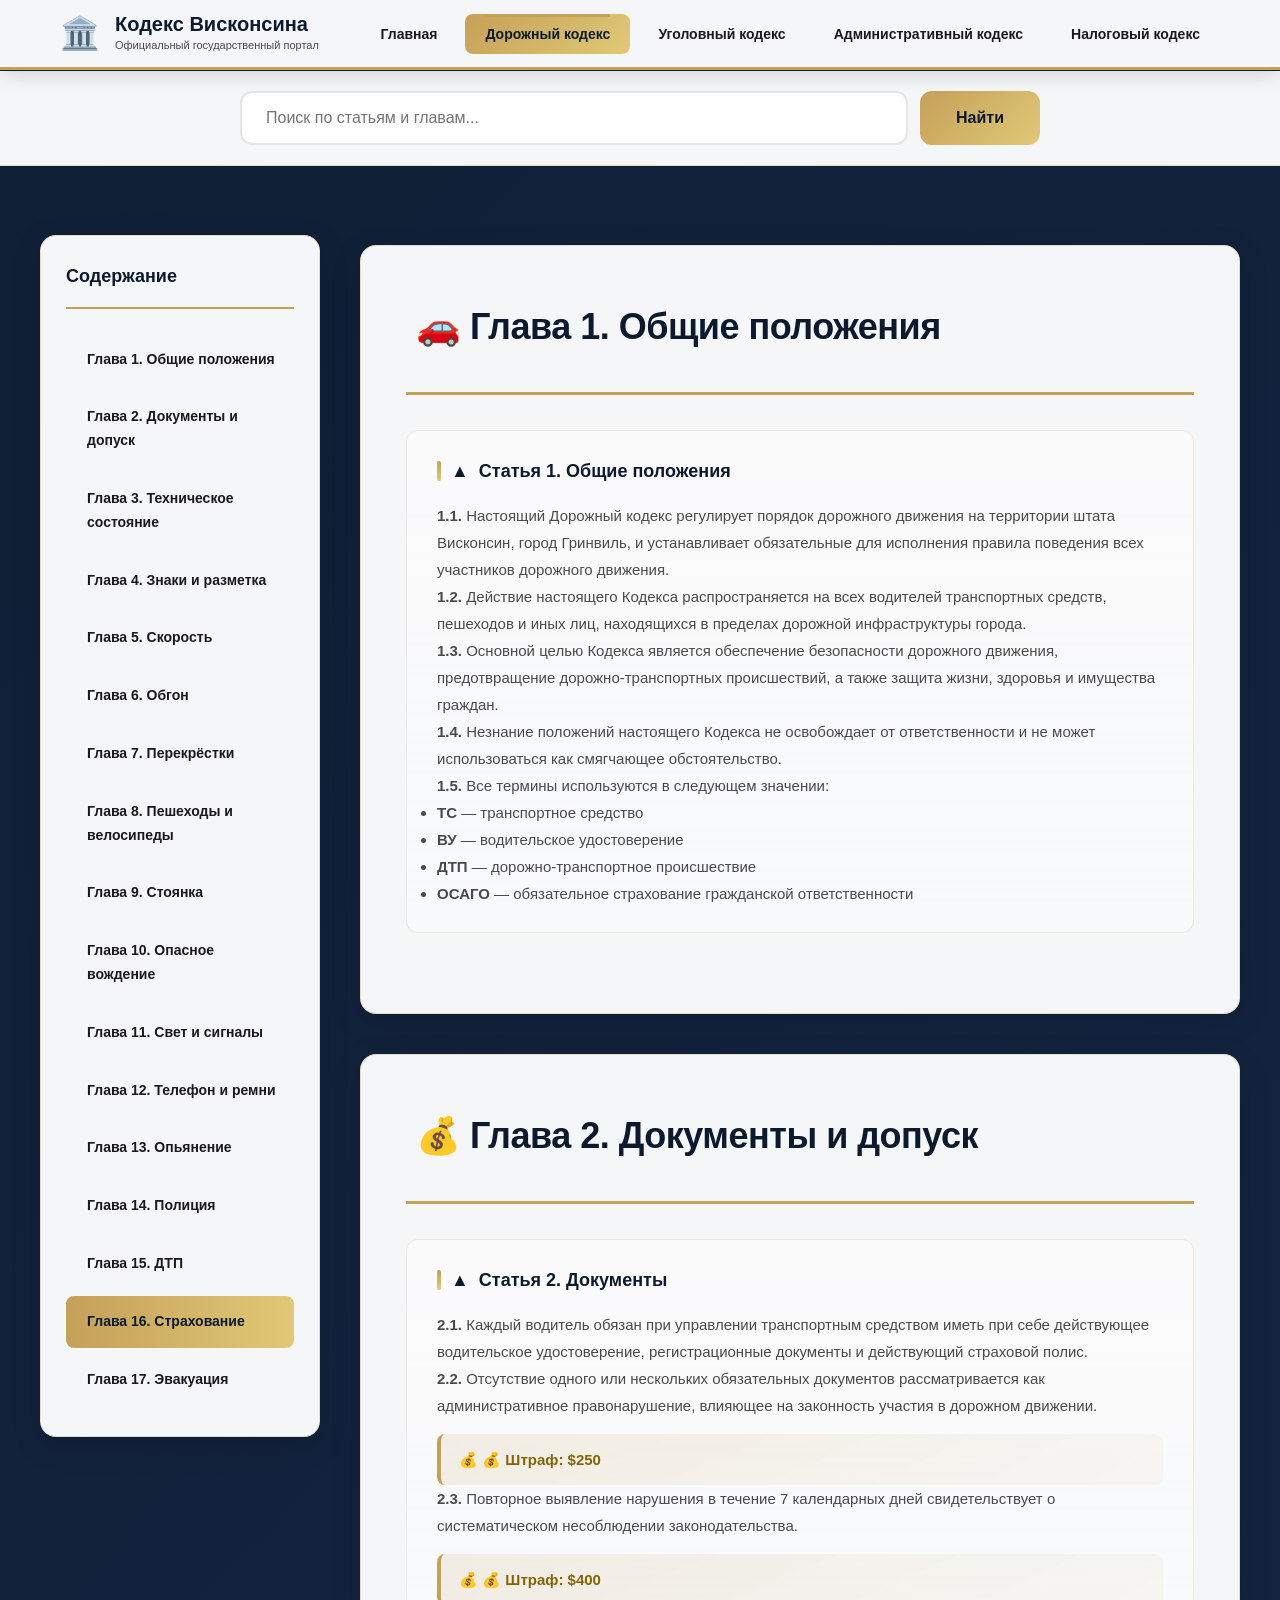
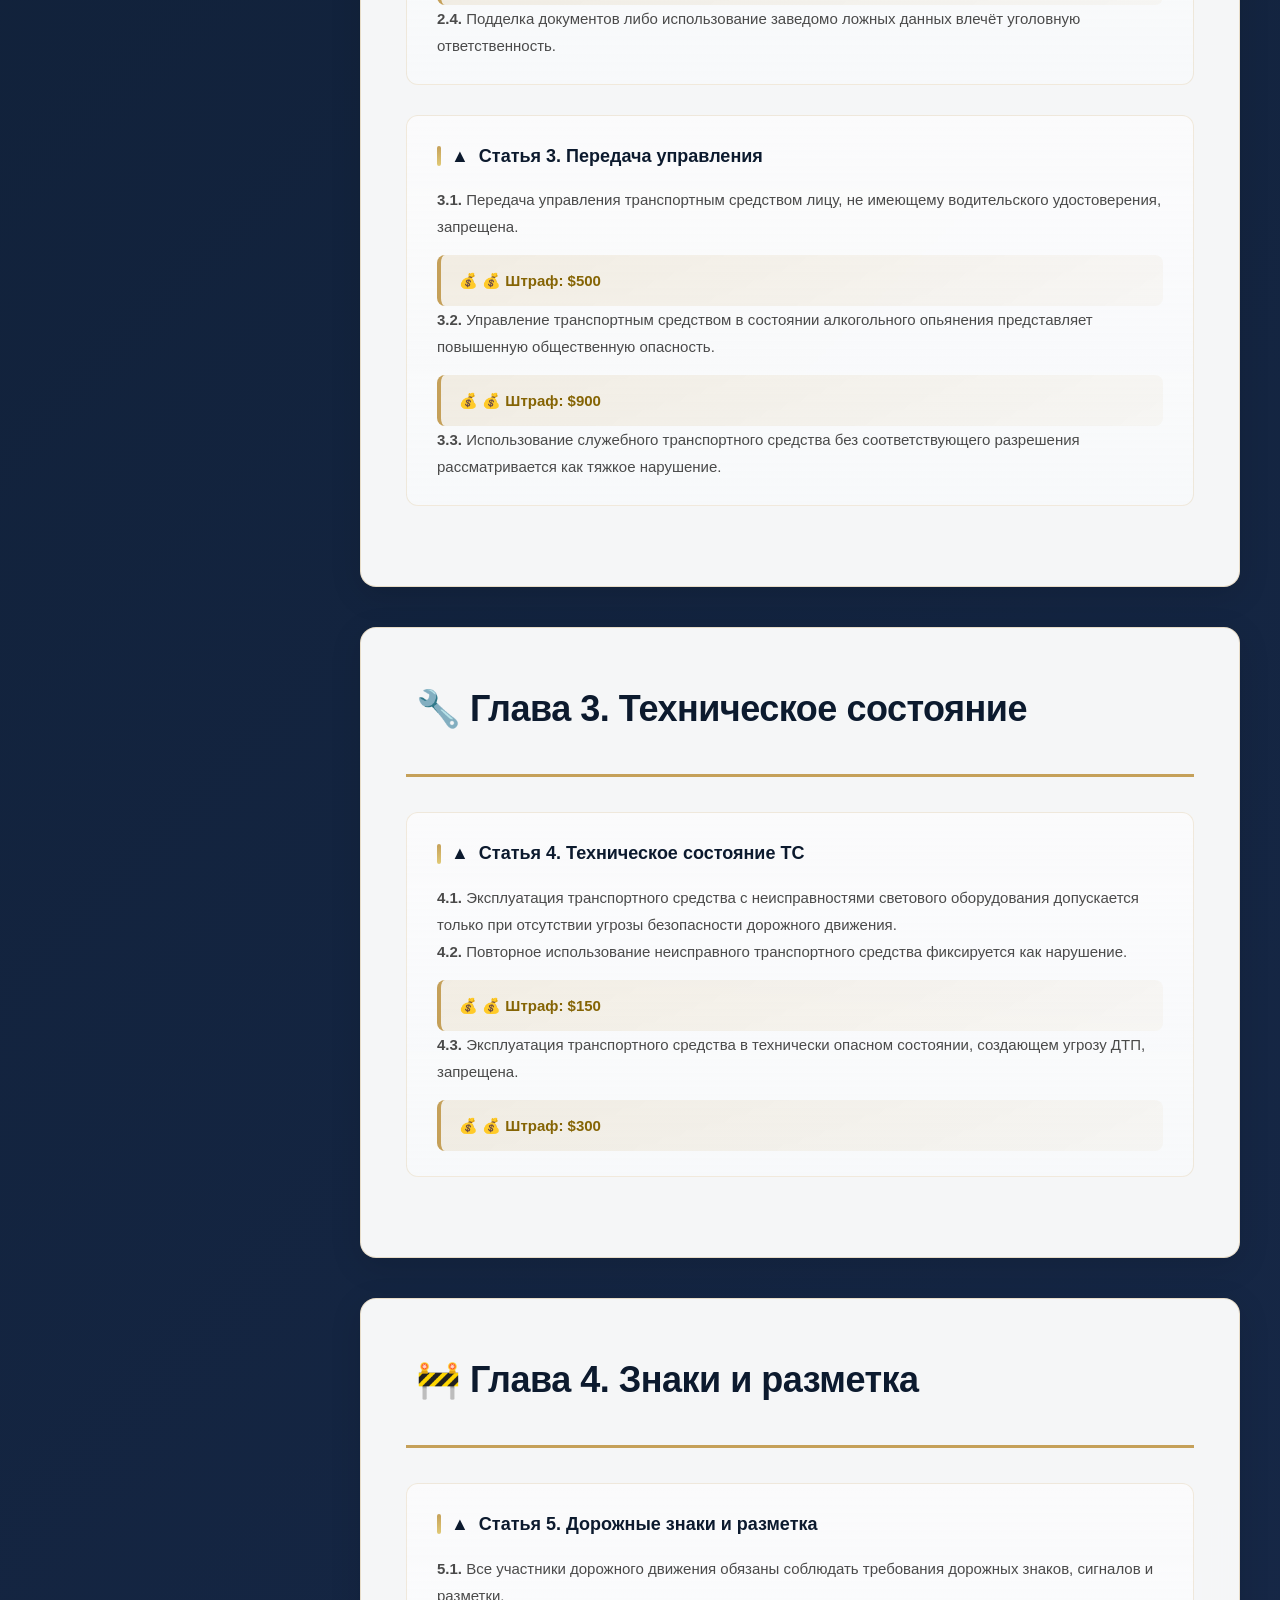
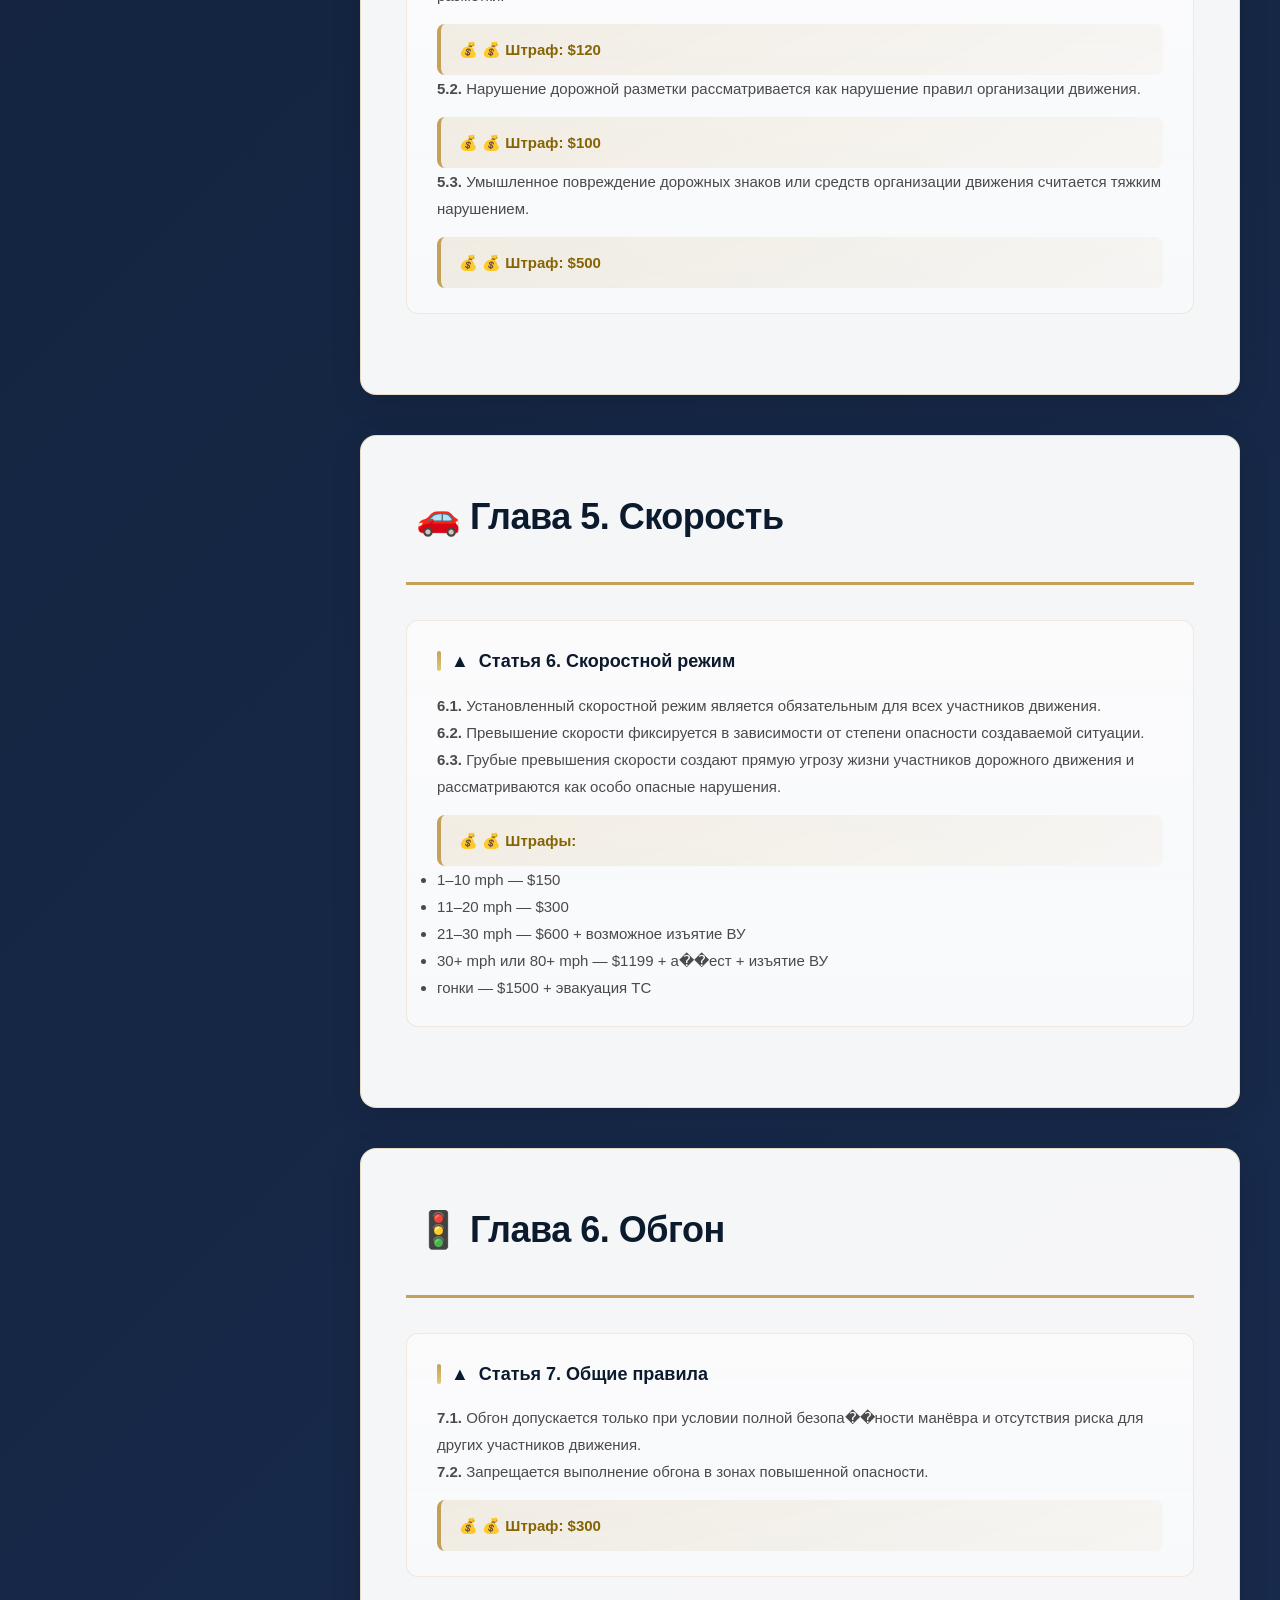
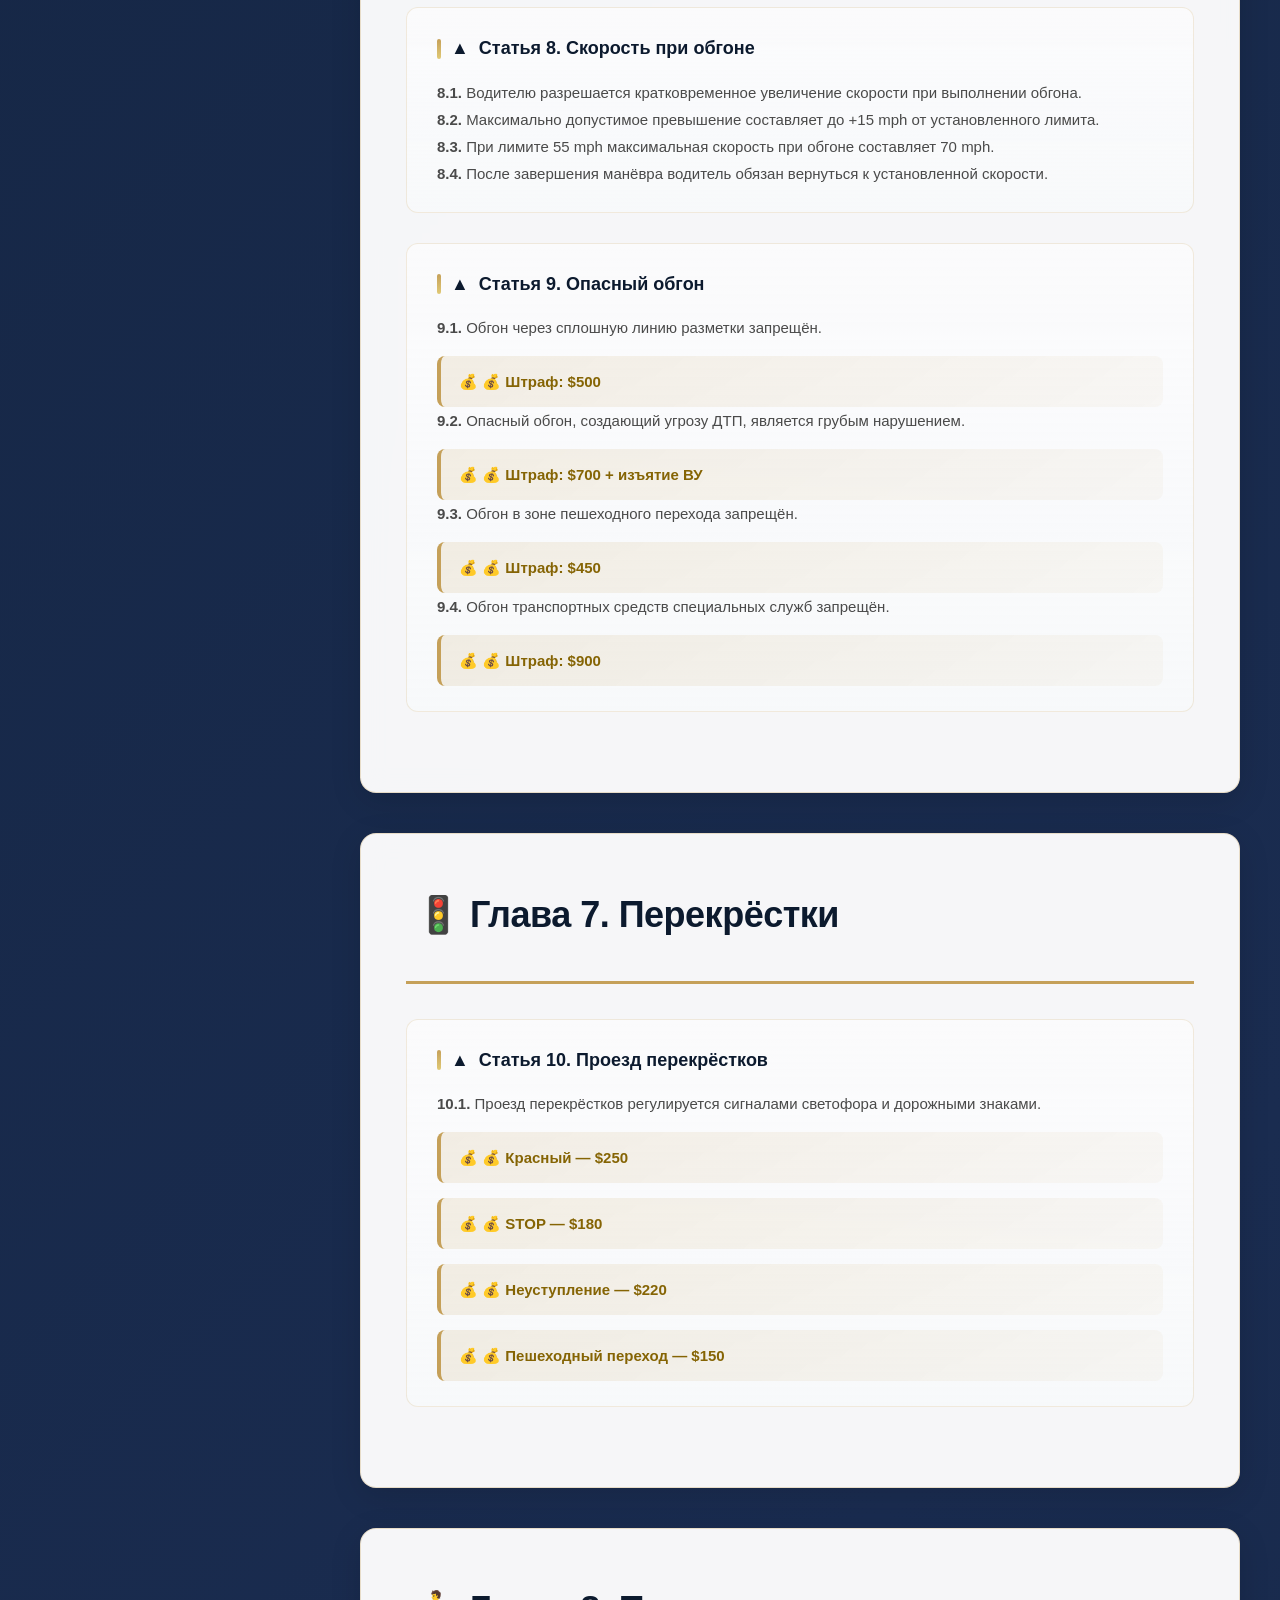
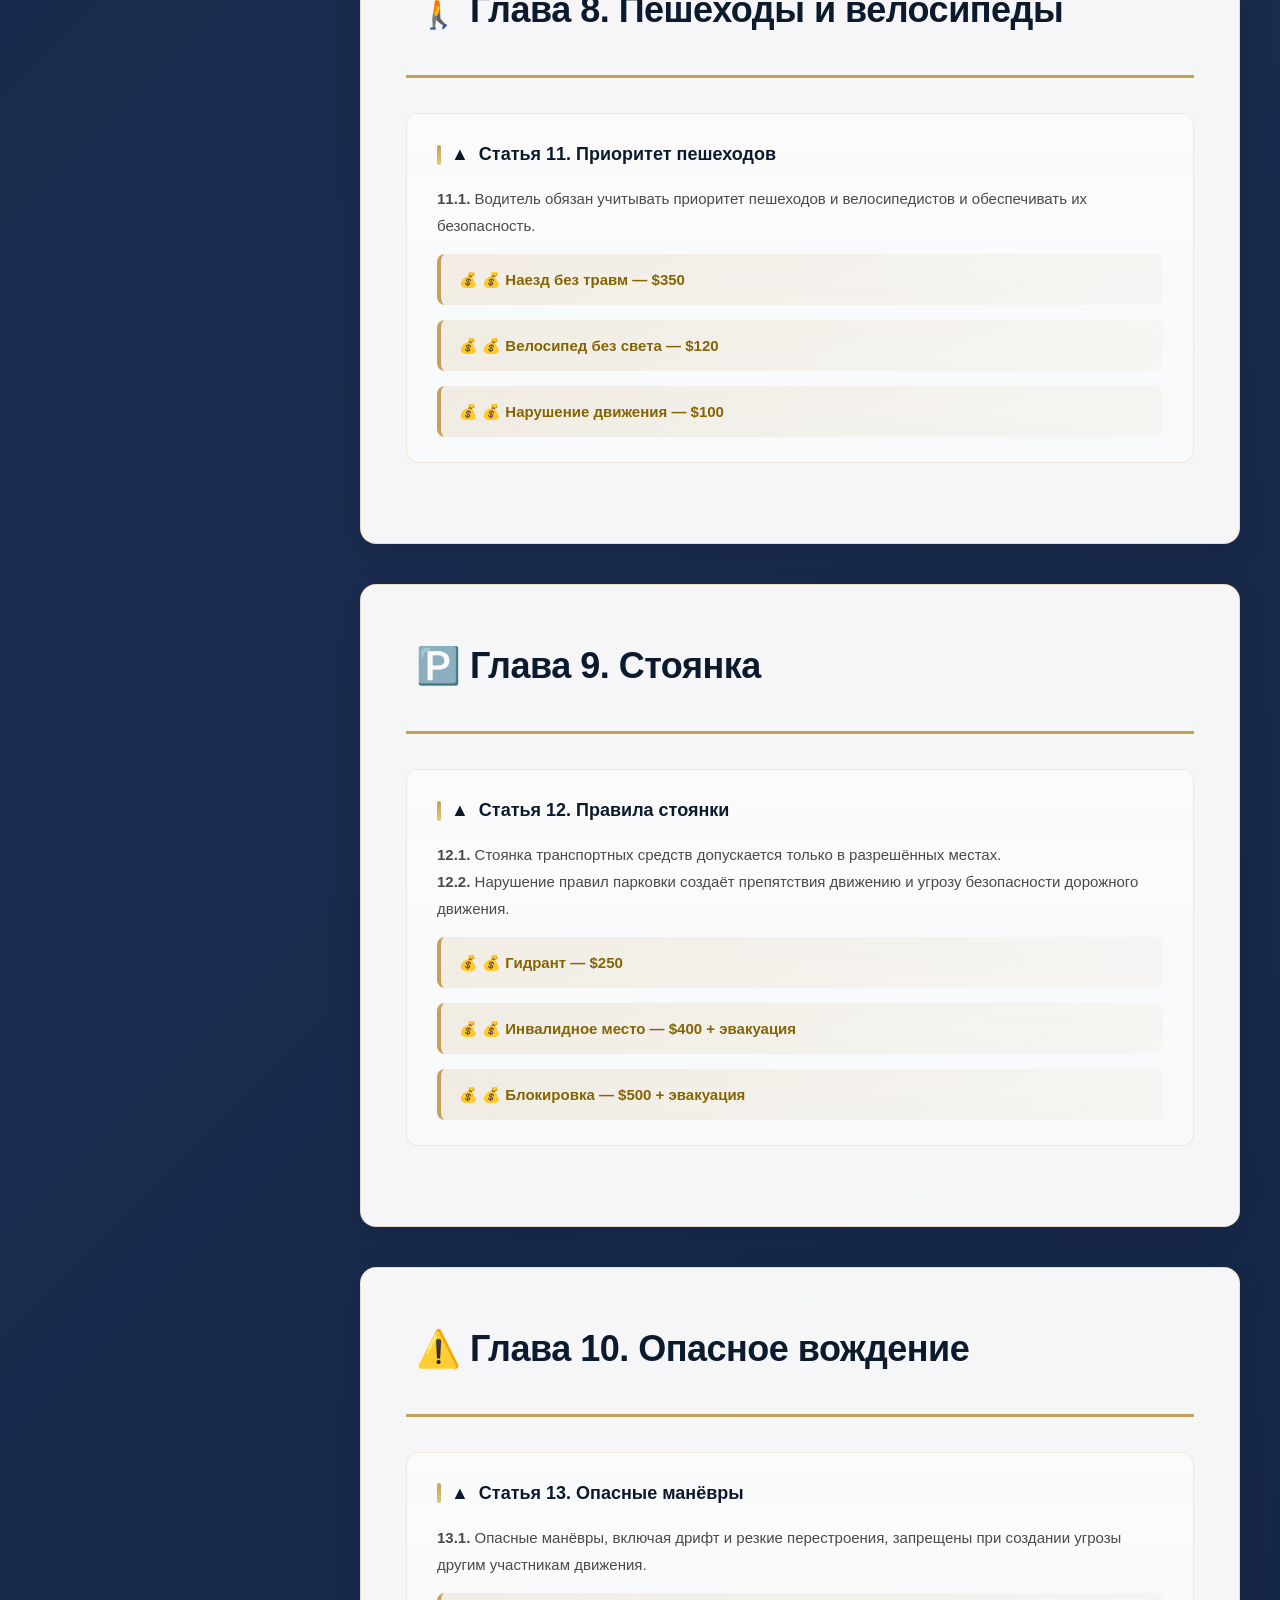
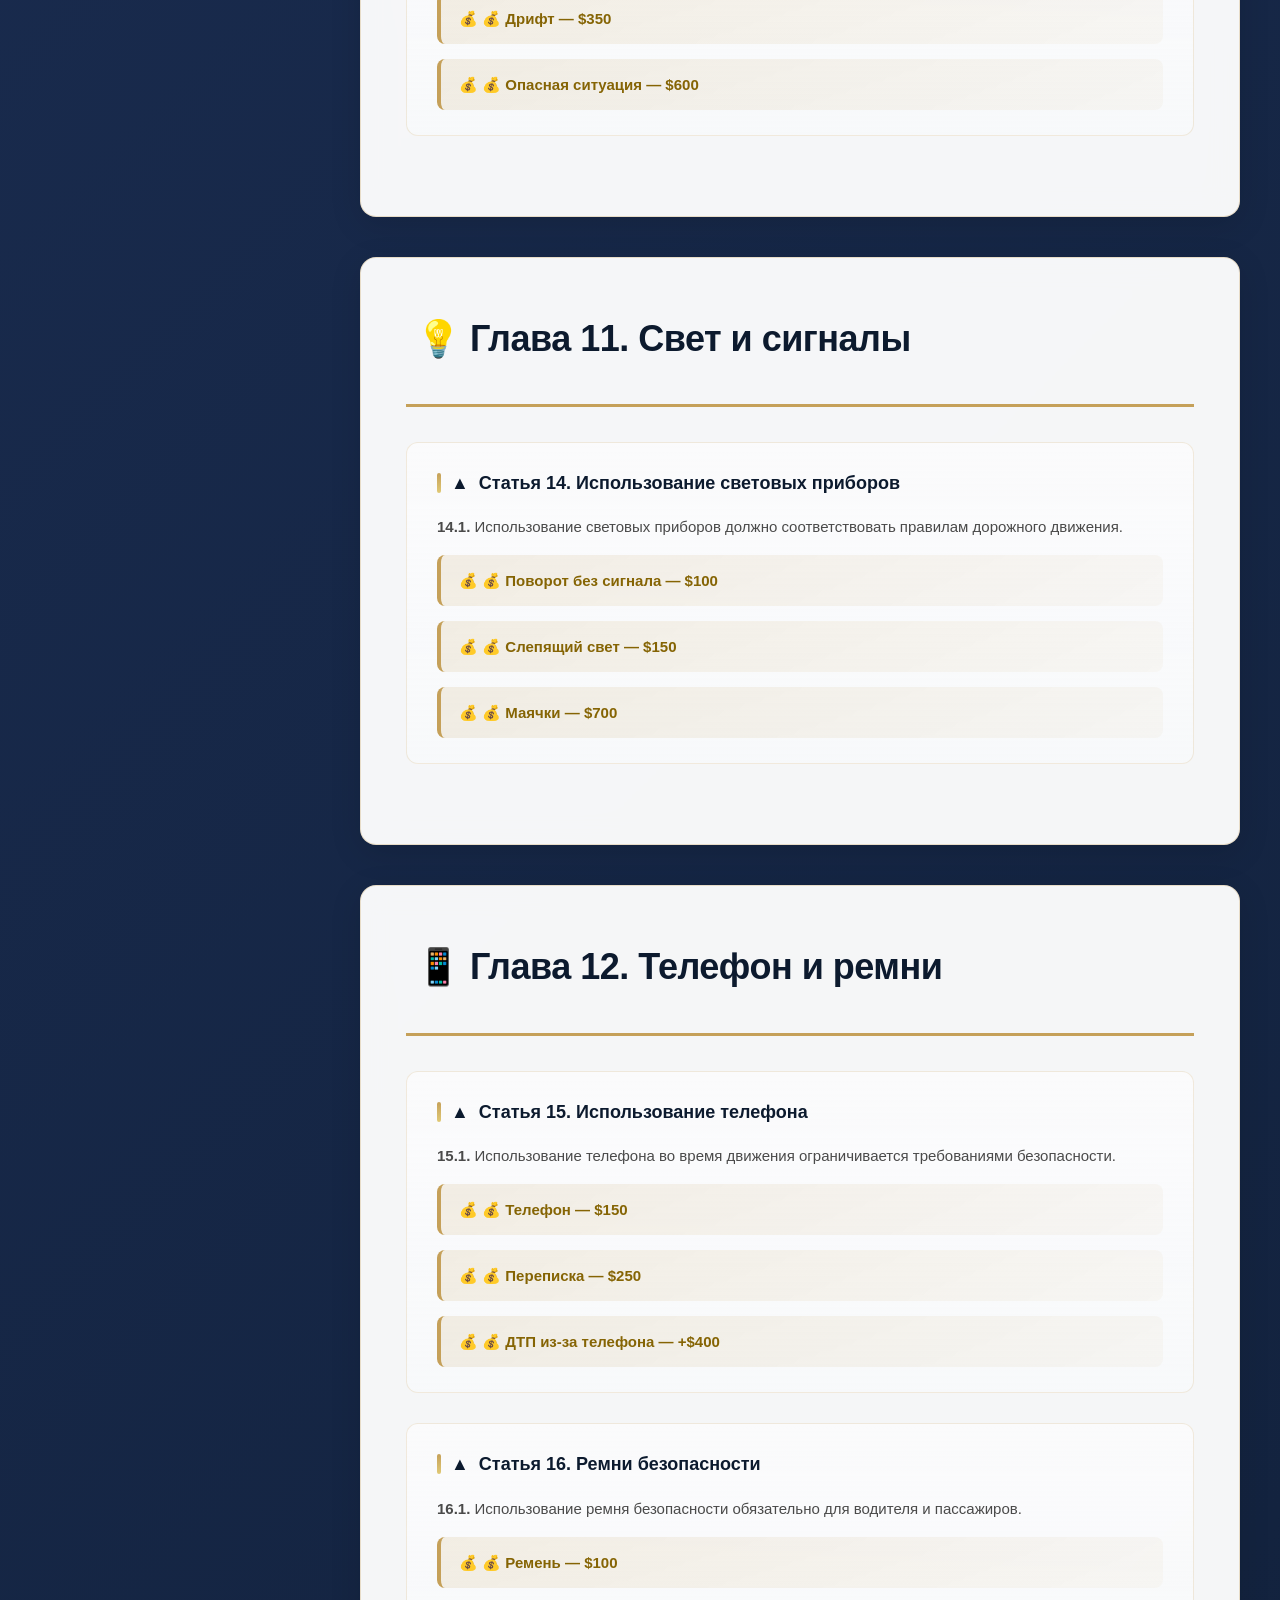
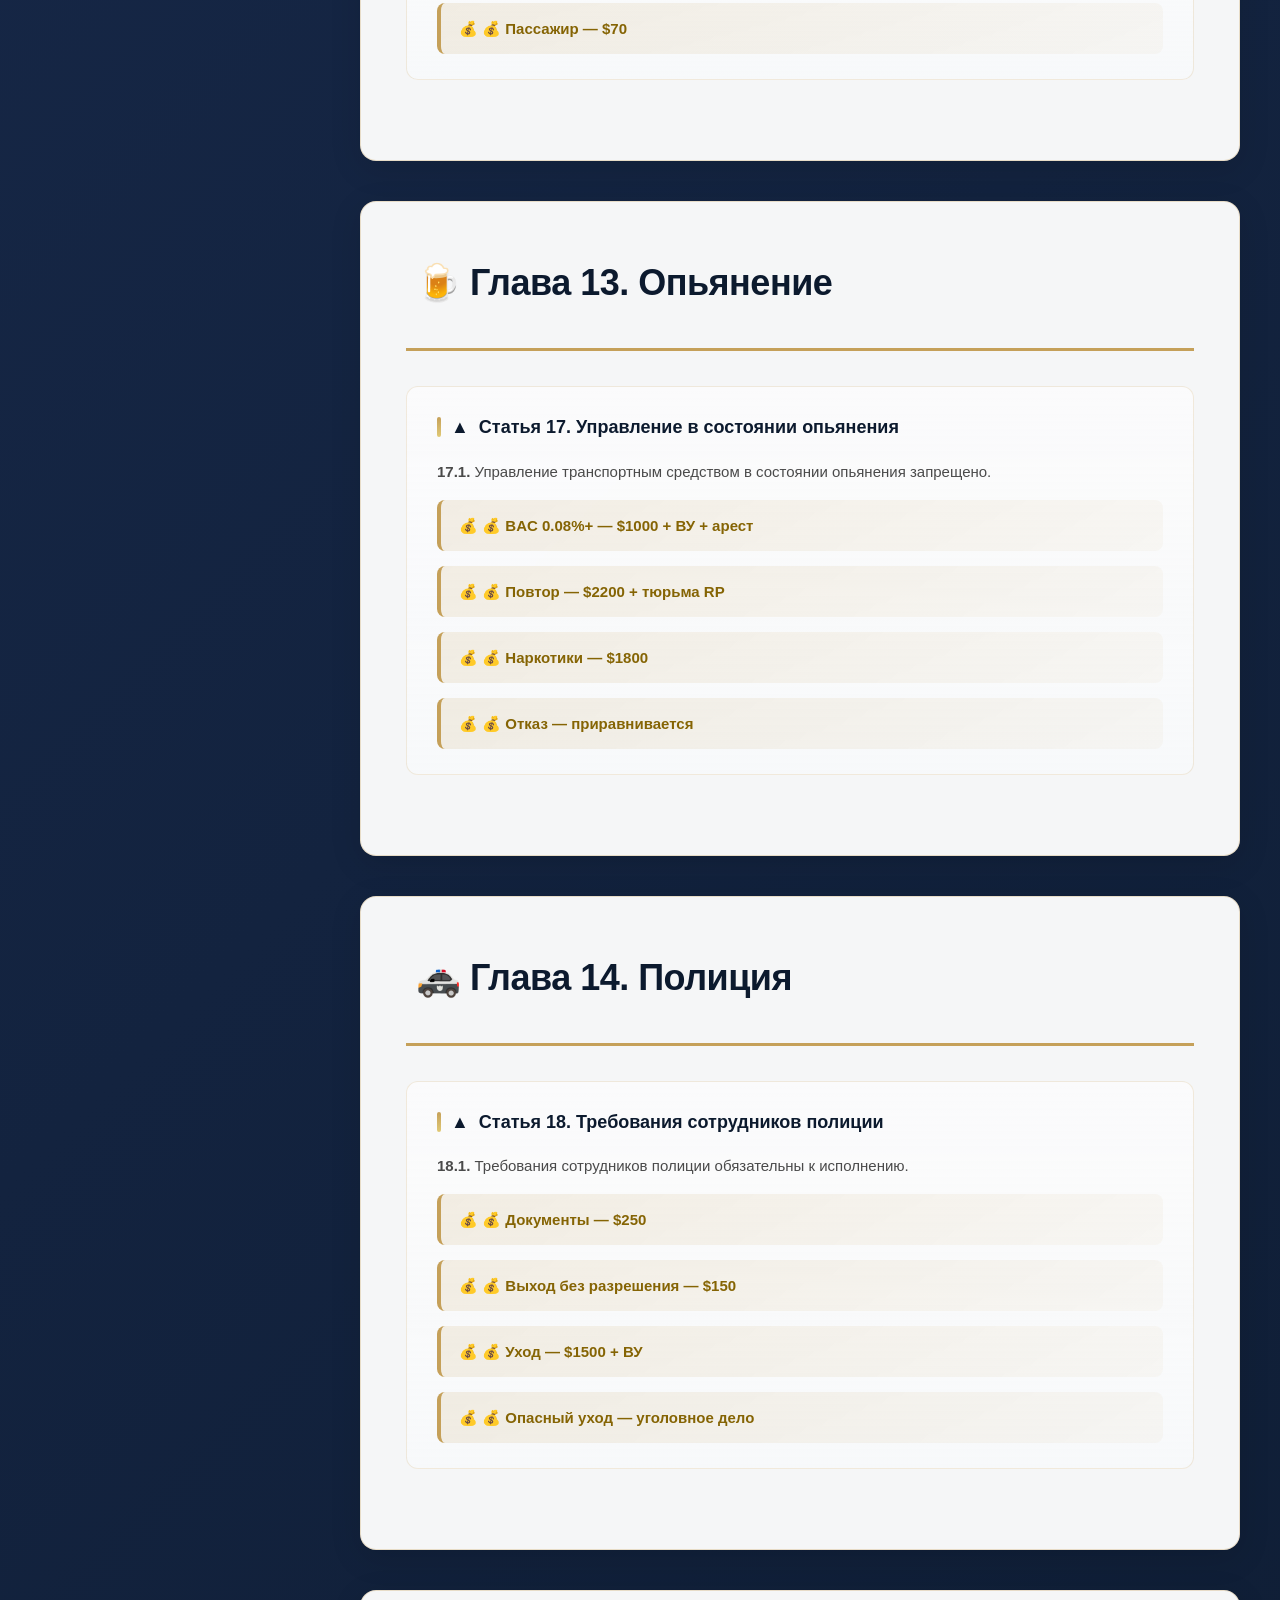
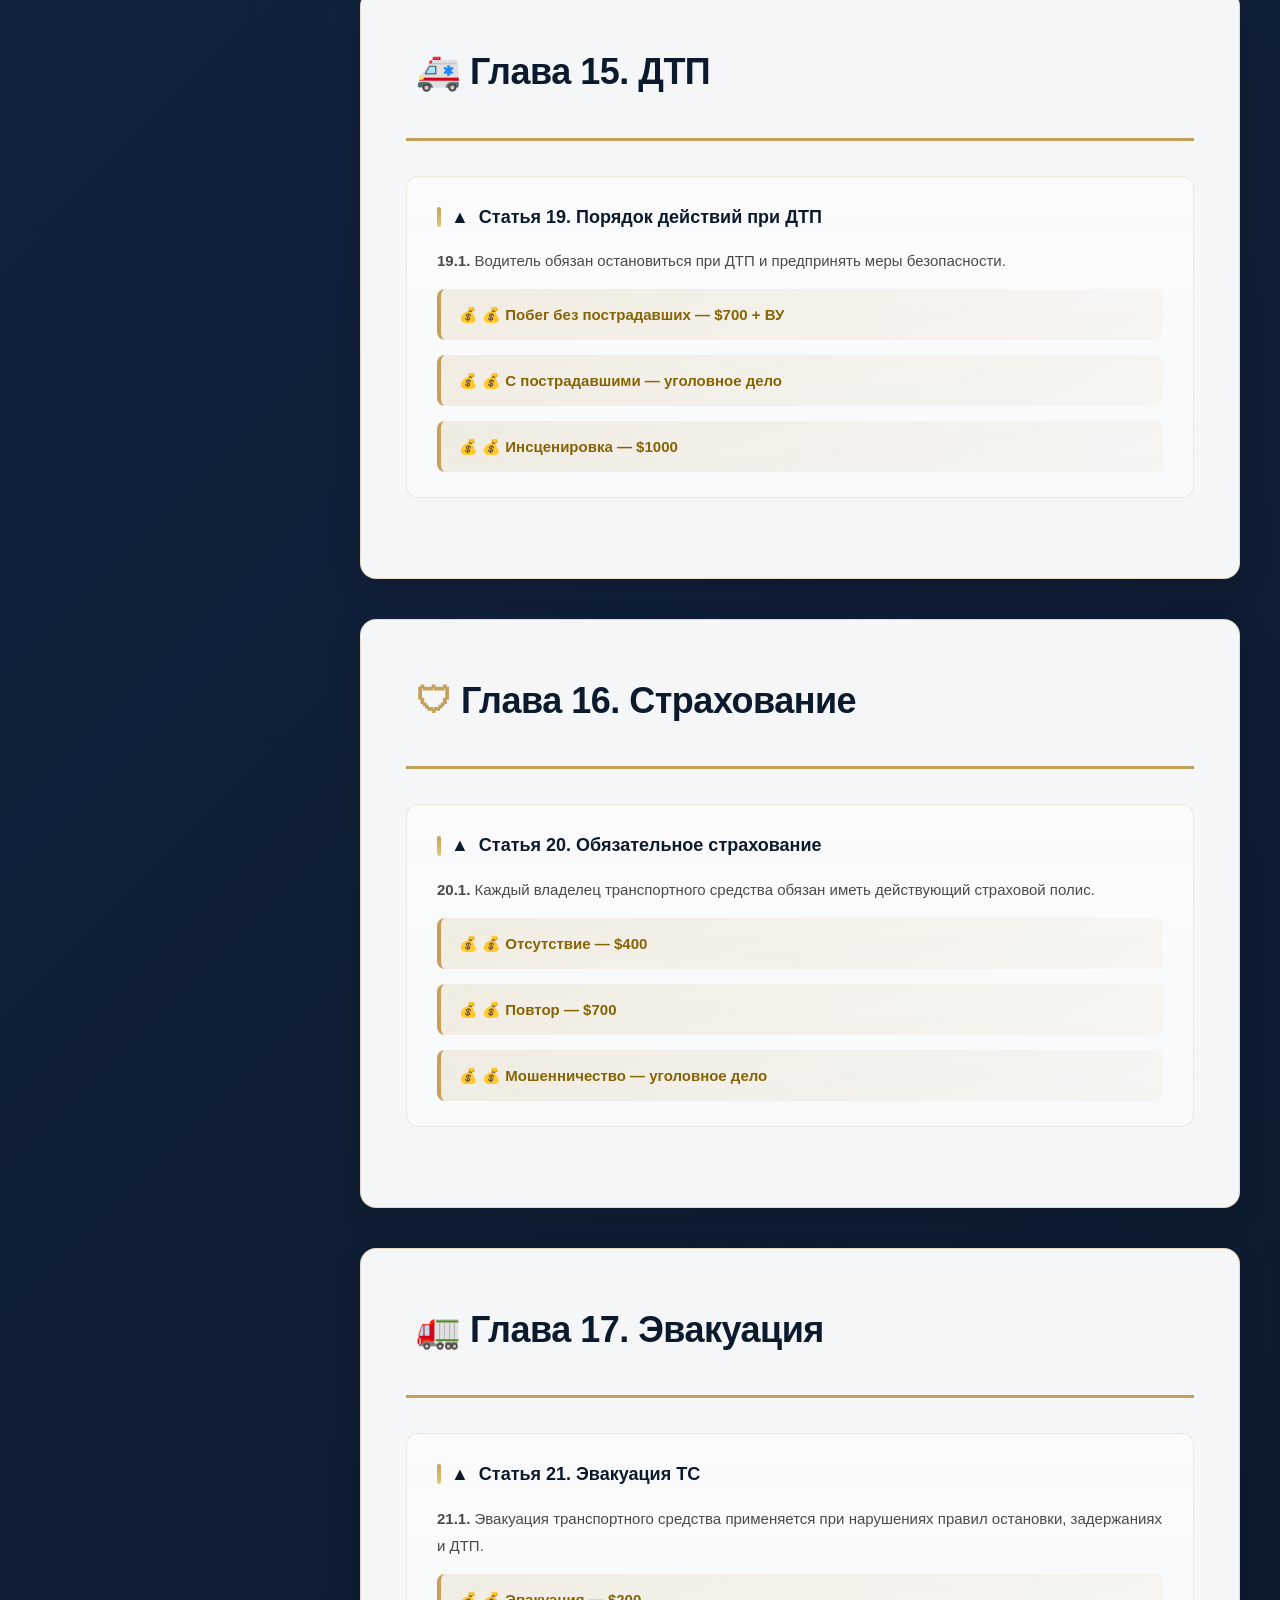
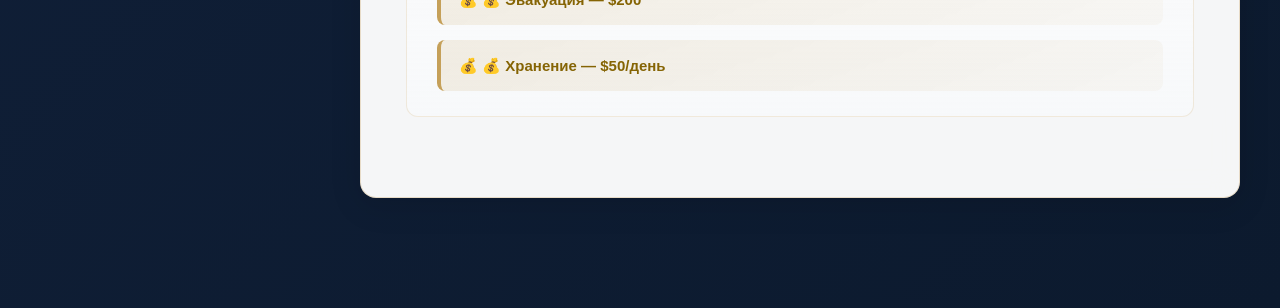
<file: road-code.html>
<!DOCTYPE html>
<html lang="ru">
<head>
    <meta charset="UTF-8">
    <meta name="viewport" content="width=device-width, initial-scale=1.0">
    <title>Дорожный кодекс - Кодекс Висконсина</title>
    <link rel="stylesheet" href="./style.css">
</head>
<body>
    <header class="main-header">
        <div class="header-content container">
            <div class="logo">
                <span class="logo-icon">🏛️</span>
                <div class="logo-block">
                    <span class="logo-main">Кодекс Висконсина</span>
                    <span class="logo-sub">Официальный государственный портал</span>
                </div>
            </div>
            <nav class="main-nav" id="mainNav">
                <ul>
                    <li><a href="index.html">Главная</a></li>
                    <li><a href="road-code.html" class="active">Дорожный кодекс</a></li>
                    <li><a href="criminal-code.html">Уголовный кодекс</a></li>
                    <li><a href="administrative-code.html">Административный кодекс</a></li>
                    <li><a href="tax-code.html">Налоговый кодекс</a></li>
                </ul>
            </nav>
            <button class="mobile-menu-btn" id="mobileMenuBtn">☰</button>
        </div>
    </header>

    <section class="search-bar">
        <div class="search-container">
            <input type="text" class="search-input" placeholder="Поиск по статьям и главам...">
            <button class="search-btn">Найти</button>
        </div>
    </section>

    <main>
        <section class="content-wrapper container">
            <aside class="sidebar">
                <div class="sidebar-menu">
                    <h3>Содержание</h3>
                    <div class="sidebar-item active" data-target="chapter-1">Глава 1. Общие положения</div>
                    <div class="sidebar-item" data-target="chapter-2">Глава 2. Документы и допуск</div>
                    <div class="sidebar-item" data-target="chapter-3">Глава 3. Техническое состояние</div>
                    <div class="sidebar-item" data-target="chapter-4">Глава 4. Знаки и разметка</div>
                    <div class="sidebar-item" data-target="chapter-5">Глава 5. Скорость</div>
                    <div class="sidebar-item" data-target="chapter-6">Глава 6. Обгон</div>
                    <div class="sidebar-item" data-target="chapter-7">Глава 7. Перекрёстки</div>
                    <div class="sidebar-item" data-target="chapter-8">Глава 8. Пешеходы и велосипеды</div>
                    <div class="sidebar-item" data-target="chapter-9">Глава 9. Стоянка</div>
                    <div class="sidebar-item" data-target="chapter-10">Глава 10. Опасное вождение</div>
                    <div class="sidebar-item" data-target="chapter-11">Глава 11. Свет и сигналы</div>
                    <div class="sidebar-item" data-target="chapter-12">Глава 12. Телефон и ремни</div>
                    <div class="sidebar-item" data-target="chapter-13">Глава 13. Опьянение</div>
                    <div class="sidebar-item" data-target="chapter-14">Глава 14. Полиция</div>
                    <div class="sidebar-item" data-target="chapter-15">Глава 15. ДТП</div>
                    <div class="sidebar-item" data-target="chapter-16">Глава 16. Страхование</div>
                    <div class="sidebar-item" data-target="chapter-17">Глава 17. Эвакуация</div>
                </div>
            </aside>

            <div class="main-content">
                <!-- Глава 1 -->
                <article class="code-section" id="chapter-1">
                    <div class="code-section-header">
                        <h2><span>🚗</span> Глава 1. Общие положения</h2>
                    </div>

                    <div class="article">
                        <div class="article-header">
                            <h4><span class="article-icon">▲</span> Статья 1. Общие положения</h4>
                        </div>
                        <div class="article-content">
                            <p><strong>1.1.</strong> Настоящий Дорожный кодекс регулирует порядок дорожного движения на территории штата Висконсин, город Гринвиль, и устанавливает обязательные для исполнения правила поведения всех участников дорожного движения.</p>
                            <p><strong>1.2.</strong> Действие настоящего Кодекса распространяется на всех водителей транспортных средств, пешеходов и иных лиц, находящихся в пределах дорожной инфраструктуры города.</p>
                            <p><strong>1.3.</strong> Основной целью Кодекса является обеспечение безопасности дорожного движения, предотвращение дорожно-транспортных происшествий, а также защита жизни, здоровья и имущества граждан.</p>
                            <p><strong>1.4.</strong> Незнание положений настоящего Кодекса не освобождает от ответственности и не может использоваться как смягчающее обстоятельство.</p>
                            <p><strong>1.5.</strong> Все термины используются в следующем значении:</p>
                            <ul>
                                <li><strong>ТС</strong> — транспортное средство</li>
                                <li><strong>ВУ</strong> — водительское удостоверение</li>
                                <li><strong>ДТП</strong> — дорожно-транспортное происшествие</li>
                                <li><strong>ОСАГО</strong> — обязательное страхование гражданской ответственности</li>
                            </ul>
                        </div>
                    </div>
                </article>

                <!-- Глава 2 -->
                <article class="code-section" id="chapter-2">
                    <div class="code-section-header">
                        <h2><span>💰</span> Глава 2. Документы и допуск</h2>
                    </div>

                    <div class="article">
                        <div class="article-header">
                            <h4><span class="article-icon">▲</span> Статья 2. Документы</h4>
                        </div>
                        <div class="article-content">
                            <p><strong>2.1.</strong> Каждый водитель обязан при управлении транспортным средством иметь при себе действующее водительское удостоверение, регистрационные документы и действующий страховой полис.</p>
                            <p><strong>2.2.</strong> Отсутствие одного или нескольких обязательных документов рассматривается как административное правонарушение, влияющее на законность участия в дорожном движении.</p>
                            <p class="penalty">💰 Штраф: $250</p>
                            <p><strong>2.3.</strong> Повторное выявление нарушения в течение 7 календарных дней свидетельствует о систематическом несоблюдении законодательства.</p>
                            <p class="penalty">💰 Штраф: $400</p>
                            <p><strong>2.4.</strong> Подделка документов либо использование заведомо ложных данных влечёт уголовную ответственность.</p>
                        </div>
                    </div>

                    <div class="article">
                        <div class="article-header">
                            <h4><span class="article-icon">▲</span> Статья 3. Передача управления</h4>
                        </div>
                        <div class="article-content">
                            <p><strong>3.1.</strong> Передача управления транспортным средством лицу, не имеющему водительского удостоверения, запрещена.</p>
                            <p class="penalty">💰 Штраф: $500</p>
                            <p><strong>3.2.</strong> Управление транспортным средством в состоянии алкогольного опьянения представляет повышенную общественную опасность.</p>
                            <p class="penalty">💰 Штраф: $900</p>
                            <p><strong>3.3.</strong> Использование служебного транспортного средства без соответствующего разрешения рассматривается как тяжкое нарушение.</p>
                        </div>
                    </div>
                </article>

                <!-- Глава 3 -->
                <article class="code-section" id="chapter-3">
                    <div class="code-section-header">
                        <h2><span>🔧</span> Глава 3. Техническое состояние</h2>
                    </div>

                    <div class="article">
                        <div class="article-header">
                            <h4><span class="article-icon">▲</span> Статья 4. Техническое состояние ТС</h4>
                        </div>
                        <div class="article-content">
                            <p><strong>4.1.</strong> Эксплуатация транспортного средства с неисправностями светового оборудования допускается только при отсутствии угрозы безопасности дорожного движения.</p>
                            <p><strong>4.2.</strong> Повторное использование неисправного транспортного средства фиксируется как нарушение.</p>
                            <p class="penalty">💰 Штраф: $150</p>
                            <p><strong>4.3.</strong> Эксплуатация транспортного средства в технически опасном состоянии, создающем угрозу ДТП, запрещена.</p>
                            <p class="penalty">💰 Штраф: $300</p>
                        </div>
                    </div>
                </article>

                <!-- Глава 4 -->
                <article class="code-section" id="chapter-4">
                    <div class="code-section-header">
                        <h2><span>🚧</span> Глава 4. Знаки и разметка</h2>
                    </div>

                    <div class="article">
                        <div class="article-header">
                            <h4><span class="article-icon">▲</span> Статья 5. Дорожные знаки и разметка</h4>
                        </div>
                        <div class="article-content">
                            <p><strong>5.1.</strong> Все участники дорожного движения обязаны соблюдать требования дорожных знаков, сигналов и разметки.</p>
                            <p class="penalty">💰 Штраф: $120</p>
                            <p><strong>5.2.</strong> Нарушение дорожной разметки рассматривается как нарушение правил организации движения.</p>
                            <p class="penalty">💰 Штраф: $100</p>
                            <p><strong>5.3.</strong> Умышленное повреждение дорожных знаков или средств организации движения считается тяжким нарушением.</p>
                            <p class="penalty">💰 Штраф: $500</p>
                        </div>
                    </div>
                </article>

                <!-- Глава 5 -->
                <article class="code-section" id="chapter-5">
                    <div class="code-section-header">
                        <h2><span>🚗</span> Глава 5. Скорость</h2>
                    </div>

                    <div class="article">
                        <div class="article-header">
                            <h4><span class="article-icon">▲</span> Статья 6. Скоростной режим</h4>
                        </div>
                        <div class="article-content">
                            <p><strong>6.1.</strong> Установленный скоростной режим является обязательным для всех участников движения.</p>
                            <p><strong>6.2.</strong> Превышение скорости фиксируется в зависимости от степени опасности создаваемой ситуации.</p>
                            <p><strong>6.3.</strong> Грубые превышения скорости создают прямую угрозу жизни участников дорожного движения и рассматриваются как особо опасные нарушения.</p>
                            <p class="penalty">💰 Штрафы:</p>
                            <ul>
                                <li>1–10 mph — $150</li>
                                <li>11–20 mph — $300</li>
                                <li>21–30 mph — $600 + возможное изъятие ВУ</li>
                                <li>30+ mph или 80+ mph — $1199 + а��ест + изъятие ВУ</li>
                                <li>гонки — $1500 + эвакуация ТС</li>
                            </ul>
                        </div>
                    </div>
                </article>

                <!-- Глава 6 -->
                <article class="code-section" id="chapter-6">
                    <div class="code-section-header">
                        <h2><span>🚦</span> Глава 6. Обгон</h2>
                    </div>

                    <div class="article">
                        <div class="article-header">
                            <h4><span class="article-icon">▲</span> Статья 7. Общие правила</h4>
                        </div>
                        <div class="article-content">
                            <p><strong>7.1.</strong> Обгон допускается только при условии полной безопа��ности манёвра и отсутствия риска для других участников движения.</p>
                            <p><strong>7.2.</strong> Запрещается выполнение обгона в зонах повышенной опасности.</p>
                            <p class="penalty">💰 Штраф: $300</p>
                        </div>
                    </div>

                    <div class="article">
                        <div class="article-header">
                            <h4><span class="article-icon">▲</span> Статья 8. Скорость при обгоне</h4>
                        </div>
                        <div class="article-content">
                            <p><strong>8.1.</strong> Водителю разрешается кратковременное увеличение скорости при выполнении обгона.</p>
                            <p><strong>8.2.</strong> Максимально допустимое превышение составляет до +15 mph от установленного лимита.</p>
                            <p><strong>8.3.</strong> При лимите 55 mph максимальная скорость при обгоне составляет 70 mph.</p>
                            <p><strong>8.4.</strong> После завершения манёвра водитель обязан вернуться к установленной скорости.</p>
                        </div>
                    </div>

                    <div class="article">
                        <div class="article-header">
                            <h4><span class="article-icon">▲</span> Статья 9. Опасный обгон</h4>
                        </div>
                        <div class="article-content">
                            <p><strong>9.1.</strong> Обгон через сплошную линию разметки запрещён.</p>
                            <p class="penalty">💰 Штраф: $500</p>
                            <p><strong>9.2.</strong> Опасный обгон, создающий угрозу ДТП, является грубым нарушением.</p>
                            <p class="penalty">💰 Штраф: $700 + изъятие ВУ</p>
                            <p><strong>9.3.</strong> Обгон в зоне пешеходного перехода запрещён.</p>
                            <p class="penalty">💰 Штраф: $450</p>
                            <p><strong>9.4.</strong> Обгон транспортных средств специальных служб запрещён.</p>
                            <p class="penalty">💰 Штраф: $900</p>
                        </div>
                    </div>
                </article>

                <!-- Глава 7 -->
                <article class="code-section" id="chapter-7">
                    <div class="code-section-header">
                        <h2><span>🚦</span> Глава 7. Перекрёстки</h2>
                    </div>

                    <div class="article">
                        <div class="article-header">
                            <h4><span class="article-icon">▲</span> Статья 10. Проезд перекрёстков</h4>
                        </div>
                        <div class="article-content">
                            <p><strong>10.1.</strong> Проезд перекрёстков регулируется сигналами светофора и дорожными знаками.</p>
                            <p class="penalty">💰 Красный — $250</p>
                            <p class="penalty">💰 STOP — $180</p>
                            <p class="penalty">💰 Неуступление — $220</p>
                            <p class="penalty">💰 Пешеходный переход — $150</p>
                        </div>
                    </div>
                </article>

                <!-- Глава 8 -->
                <article class="code-section" id="chapter-8">
                    <div class="code-section-header">
                        <h2><span>🚶</span> Глава 8. Пешеходы и велосипеды</h2>
                    </div>

                    <div class="article">
                        <div class="article-header">
                            <h4><span class="article-icon">▲</span> Статья 11. Приоритет пешеходов</h4>
                        </div>
                        <div class="article-content">
                            <p><strong>11.1.</strong> Водитель обязан учитывать приоритет пешеходов и велосипедистов и обеспечивать их безопасность.</p>
                            <p class="penalty">💰 Наезд без травм — $350</p>
                            <p class="penalty">💰 Велосипед без света — $120</p>
                            <p class="penalty">💰 Нарушение движения — $100</p>
                        </div>
                    </div>
                </article>

                <!-- Глава 9 -->
                <article class="code-section" id="chapter-9">
                    <div class="code-section-header">
                        <h2><span>🅿️</span> Глава 9. Стоянка</h2>
                    </div>

                    <div class="article">
                        <div class="article-header">
                            <h4><span class="article-icon">▲</span> Статья 12. Правила стоянки</h4>
                        </div>
                        <div class="article-content">
                            <p><strong>12.1.</strong> Стоянка транспортных средств допускается только в разрешённых местах.</p>
                            <p><strong>12.2.</strong> Нарушение правил парковки создаёт препятствия движению и угрозу безопасности дорожного движения.</p>
                            <p class="penalty">💰 Гидрант — $250</p>
                            <p class="penalty">💰 Инвалидное место — $400 + эвакуация</p>
                            <p class="penalty">💰 Блокировка — $500 + эвакуация</p>
                        </div>
                    </div>
                </article>

                <!-- Глава 10 -->
                <article class="code-section" id="chapter-10">
                    <div class="code-section-header">
                        <h2><span>⚠️</span> Глава 10. Опасное вождение</h2>
                    </div>

                    <div class="article">
                        <div class="article-header">
                            <h4><span class="article-icon">▲</span> Статья 13. Опасные манёвры</h4>
                        </div>
                        <div class="article-content">
                            <p><strong>13.1.</strong> Опасные манёвры, включая дрифт и резкие перестроения, запрещены при создании угрозы другим участникам движения.</p>
                            <p class="penalty">💰 Дрифт — $350</p>
                            <p class="penalty">💰 Опасная ситуация — $600</p>
                        </div>
                    </div>
                </article>

                <!-- Глава 11 -->
                <article class="code-section" id="chapter-11">
                    <div class="code-section-header">
                        <h2><span>💡</span> Глава 11. Свет и сигналы</h2>
                    </div>

                    <div class="article">
                        <div class="article-header">
                            <h4><span class="article-icon">▲</span> Статья 14. Использование световых приборов</h4>
                        </div>
                        <div class="article-content">
                            <p><strong>14.1.</strong> Использование световых приборов должно соответствовать правилам дорожного движения.</p>
                            <p class="penalty">💰 Поворот без сигнала — $100</p>
                            <p class="penalty">💰 Слепящий свет — $150</p>
                            <p class="penalty">💰 Маячки — $700</p>
                        </div>
                    </div>
                </article>

                <!-- Глава 12 -->
                <article class="code-section" id="chapter-12">
                    <div class="code-section-header">
                        <h2><span>📱</span> Глава 12. Телефон и ремни</h2>
                    </div>

                    <div class="article">
                        <div class="article-header">
                            <h4><span class="article-icon">▲</span> Статья 15. Использование телефона</h4>
                        </div>
                        <div class="article-content">
                            <p><strong>15.1.</strong> Использование телефона во время движения ограничивается требованиями безопасности.</p>
                            <p class="penalty">💰 Телефон — $150</p>
                            <p class="penalty">💰 Переписка — $250</p>
                            <p class="penalty">💰 ДТП из-за телефона — +$400</p>
                        </div>
                    </div>

                    <div class="article">
                        <div class="article-header">
                            <h4><span class="article-icon">▲</span> Статья 16. Ремни безопасности</h4>
                        </div>
                        <div class="article-content">
                            <p><strong>16.1.</strong> Использование ремня безопасности обязательно для водителя и пассажиров.</p>
                            <p class="penalty">💰 Ремень — $100</p>
                            <p class="penalty">💰 Пассажир — $70</p>
                        </div>
                    </div>
                </article>

                <!-- Глава 13 -->
                <article class="code-section" id="chapter-13">
                    <div class="code-section-header">
                        <h2><span>🍺</span> Глава 13. Опьянение</h2>
                    </div>

                    <div class="article">
                        <div class="article-header">
                            <h4><span class="article-icon">▲</span> Статья 17. Управление в состоянии опьянения</h4>
                        </div>
                        <div class="article-content">
                            <p><strong>17.1.</strong> Управление транспортным средством в состоянии опьянения запрещено.</p>
                            <p class="penalty">💰 BAC 0.08%+ — $1000 + ВУ + арест</p>
                            <p class="penalty">💰 Повтор — $2200 + тюрьма RP</p>
                            <p class="penalty">💰 Наркотики — $1800</p>
                            <p class="penalty">💰 Отказ — приравнивается</p>
                        </div>
                    </div>
                </article>

                <!-- Глава 14 -->
                <article class="code-section" id="chapter-14">
                    <div class="code-section-header">
                        <h2><span>🚓</span> Глава 14. Полиция</h2>
                    </div>

                    <div class="article">
                        <div class="article-header">
                            <h4><span class="article-icon">▲</span> Статья 18. Требования сотрудников полиции</h4>
                        </div>
                        <div class="article-content">
                            <p><strong>18.1.</strong> Требования сотрудников полиции обязательны к исполнению.</p>
                            <p class="penalty">💰 Документы — $250</p>
                            <p class="penalty">💰 Выход без разрешения — $150</p>
                            <p class="penalty">💰 Уход — $1500 + ВУ</p>
                            <p class="penalty">💰 Опасный уход — уголовное дело</p>
                        </div>
                    </div>
                </article>

                <!-- Глава 15 -->
                <article class="code-section" id="chapter-15">
                    <div class="code-section-header">
                        <h2><span>🚑</span> Глава 15. ДТП</h2>
                    </div>

                    <div class="article">
                        <div class="article-header">
                            <h4><span class="article-icon">▲</span> Статья 19. Порядок действий при ДТП</h4>
                        </div>
                        <div class="article-content">
                            <p><strong>19.1.</strong> Водитель обязан остановиться при ДТП и предпринять меры безопасности.</p>
                            <p class="penalty">💰 Побег без пострадавших — $700 + ВУ</p>
                            <p class="penalty">💰 С пострадавшими — уголовное дело</p>
                            <p class="penalty">💰 Инсценировка — $1000</p>
                        </div>
                    </div>
                </article>

                <!-- Глава 16 -->
                <article class="code-section" id="chapter-16">
                    <div class="code-section-header">
                        <h2><span>🛡</span> Глава 16. Страхование</h2>
                    </div>

                    <div class="article">
                        <div class="article-header">
                            <h4><span class="article-icon">▲</span> Статья 20. Обязательное страхование</h4>
                        </div>
                        <div class="article-content">
                            <p><strong>20.1.</strong> Каждый владелец транспортного средства обязан иметь действующий страховой полис.</p>
                            <p class="penalty">💰 Отсутствие — $400</p>
                            <p class="penalty">💰 Повтор — $700</p>
                            <p class="penalty">💰 Мошенничество — уголовное дело</p>
                        </div>
                    </div>
                </article>

                <!-- Глава 17 -->
                <article class="code-section" id="chapter-17">
                    <div class="code-section-header">
                        <h2><span>🚛</span> Глава 17. Эвакуация</h2>
                    </div>

                    <div class="article">
                        <div class="article-header">
                            <h4><span class="article-icon">▲</span> Статья 21. Эвакуация ТС</h4>
                        </div>
                        <div class="article-content">
                            <p><strong>21.1.</strong> Эвакуация транспортного средства применяется при нарушениях правил остановки, задержаниях и ДТП.</p>
                            <p class="penalty">💰 Эвакуация — $200</p>
                            <p class="penalty">💰 Хранение — $50/день</p>
                        </div>
                    </div>
                </article>
            </div>
        </section>
    </main>

    <button class="back-to-top" id="backToTop" title="Наверх">↑</button>
    <script src="./main.js"></script>
</body>
</html>
</file>
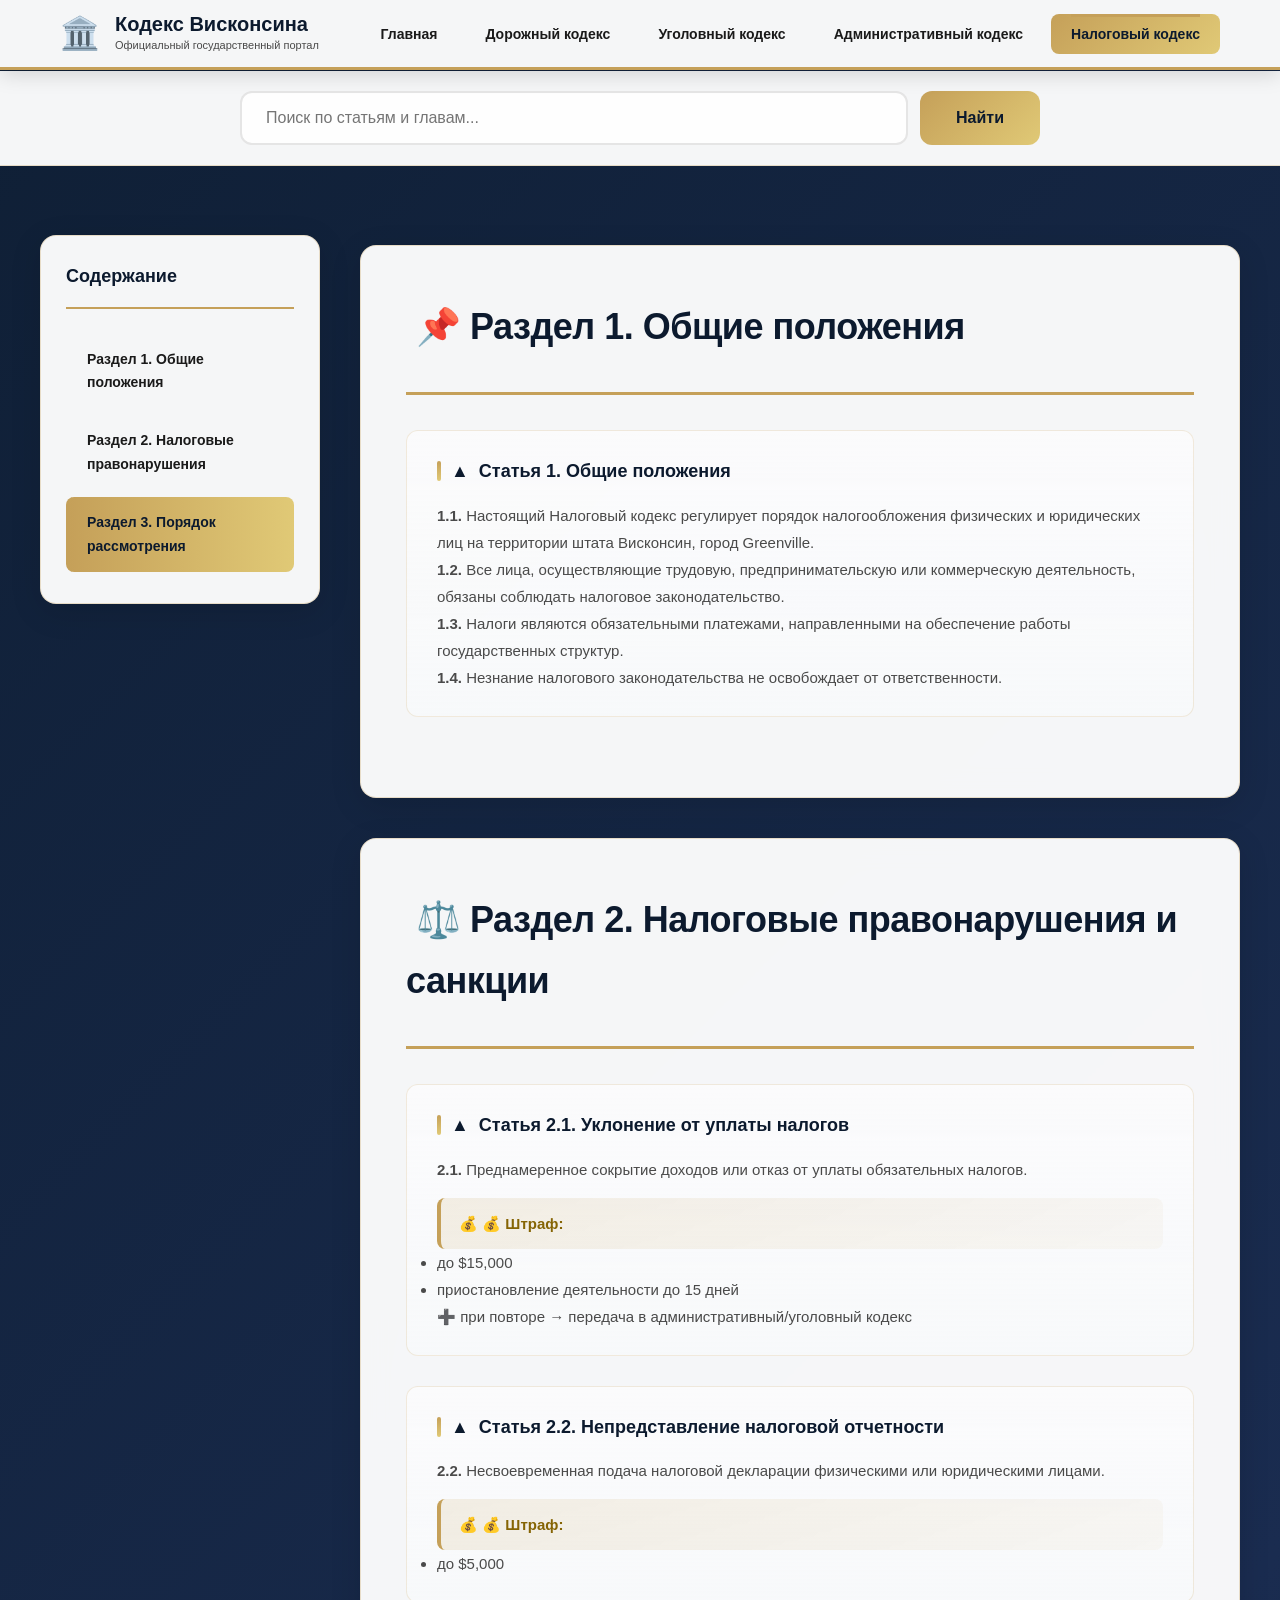
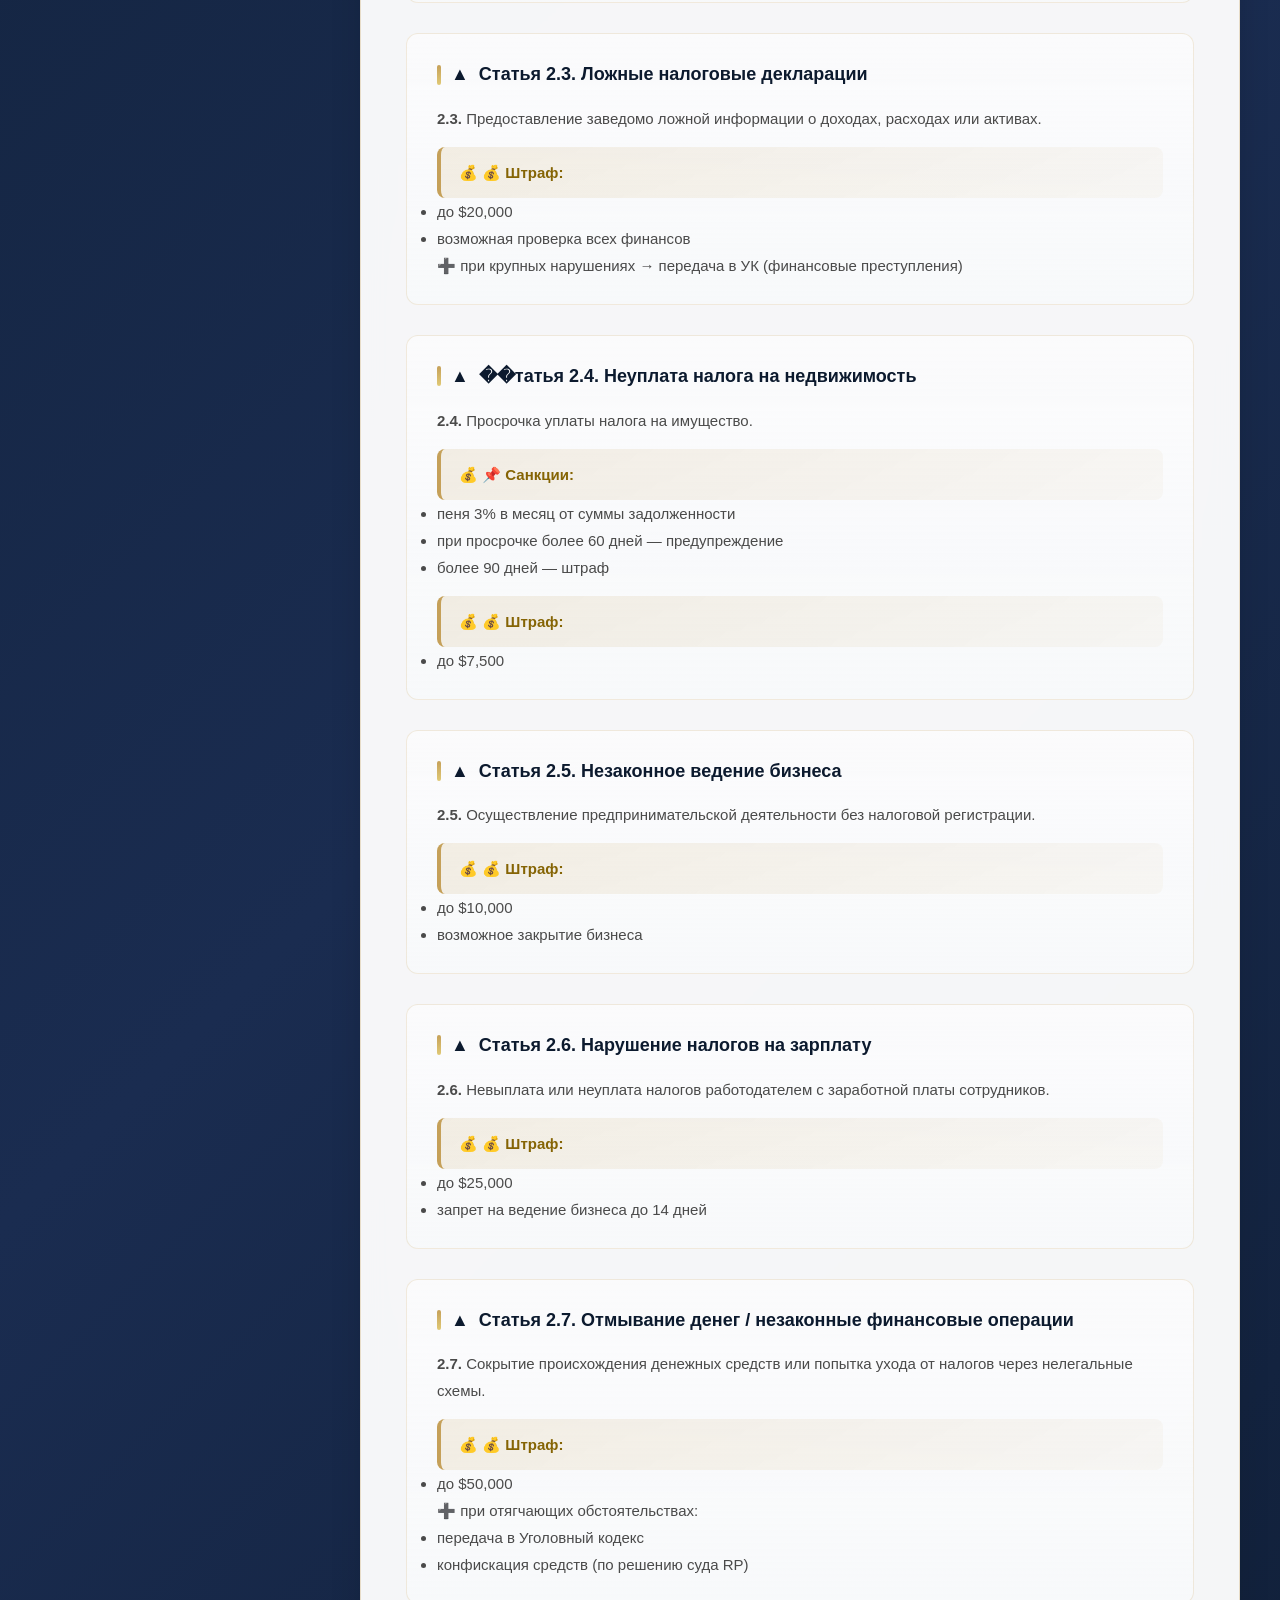
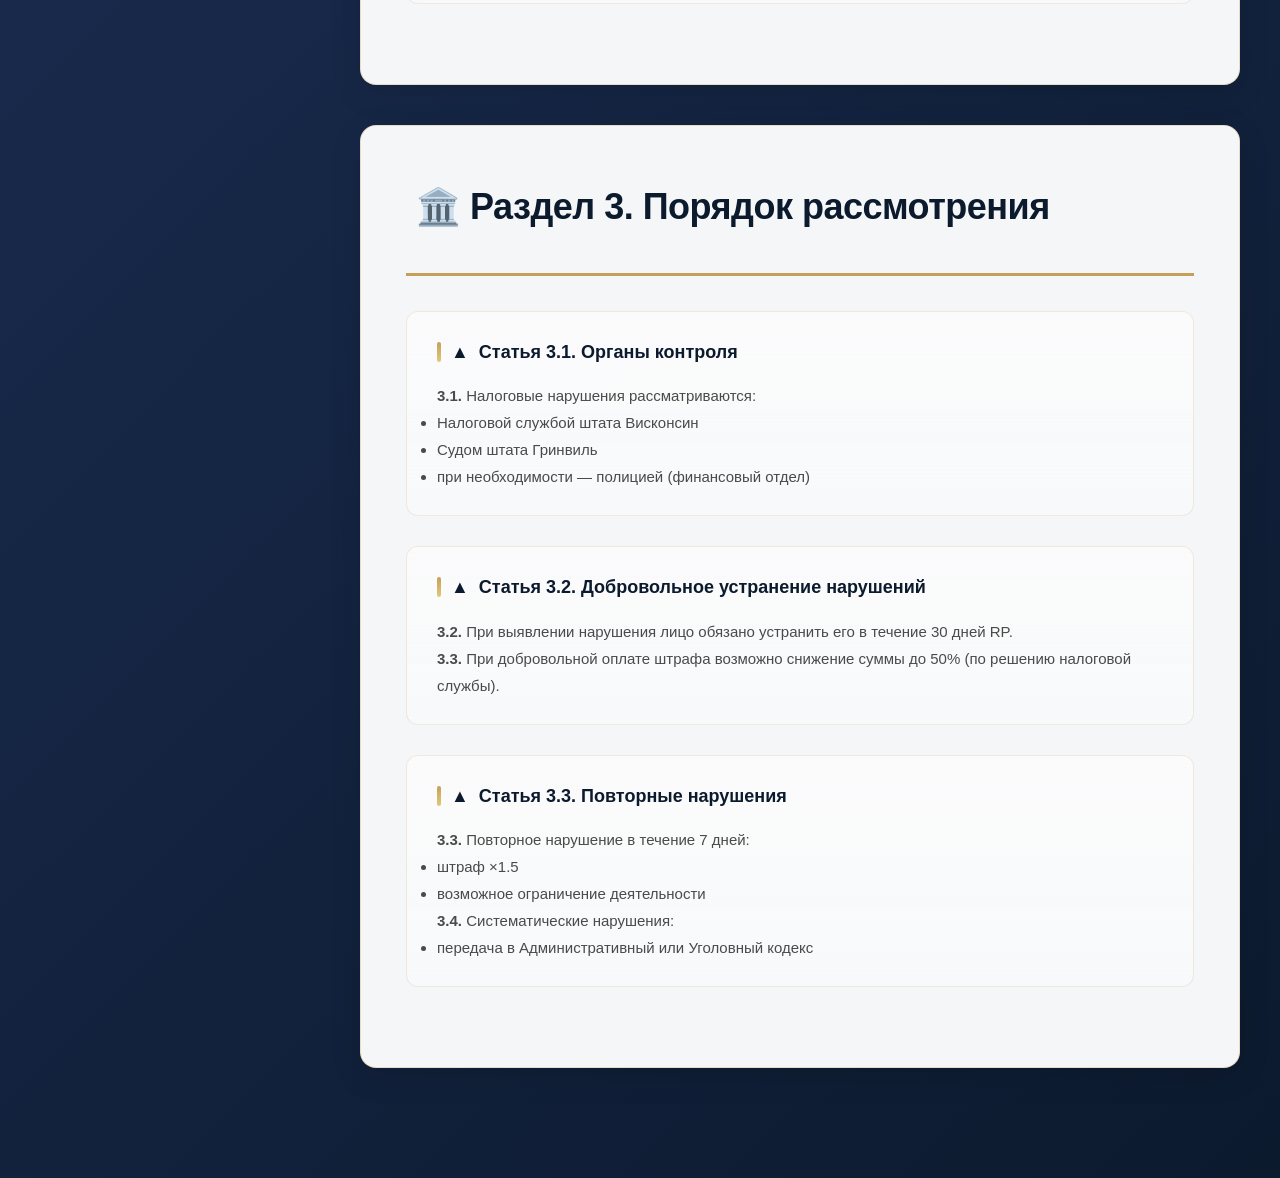
<file: tax-code.html>
<!DOCTYPE html>
<html lang="ru">
<head>
    <meta charset="UTF-8">
    <meta name="viewport" content="width=device-width, initial-scale=1.0">
    <title>Налоговый кодекс - Кодекс Висконсина</title>
    <link rel="stylesheet" href="./style.css">
</head>
<body>
    <header class="main-header">
        <div class="header-content container">
            <div class="logo">
                <span class="logo-icon">🏛️</span>
                <div class="logo-block">
                    <span class="logo-main">Кодекс Висконсина</span>
                    <span class="logo-sub">Официальный государственный портал</span>
                </div>
            </div>
            <nav class="main-nav" id="mainNav">
                <ul>
                    <li><a href="index.html">Главная</a></li>
                    <li><a href="road-code.html">Дорожный кодекс</a></li>
                    <li><a href="criminal-code.html">Уголовный кодекс</a></li>
                    <li><a href="administrative-code.html">Административный кодекс</a></li>
                    <li><a href="tax-code.html" class="active">Налоговый кодекс</a></li>
                </ul>
            </nav>
            <button class="mobile-menu-btn" id="mobileMenuBtn">☰</button>
        </div>
    </header>

    <section class="search-bar">
        <div class="search-container">
            <input type="text" class="search-input" placeholder="Поиск по статьям и главам...">
            <button class="search-btn">Найти</button>
        </div>
    </section>

    <main>
        <section class="content-wrapper container">
            <aside class="sidebar">
                <div class="sidebar-menu">
                    <h3>Содержание</h3>
                    <div class="sidebar-item active" data-target="section-1">Раздел 1. Общие положения</div>
                    <div class="sidebar-item" data-target="section-2">Раздел 2. Налоговые правонарушения</div>
                    <div class="sidebar-item" data-target="section-3">Раздел 3. Порядок рассмотрения</div>
                </div>
            </aside>

            <div class="main-content">
                <!-- Раздел 1 -->
                <article class="code-section" id="section-1">
                    <div class="code-section-header">
                        <h2><span>📌</span> Раздел 1. Общие положения</h2>
                    </div>

                    <div class="article">
                        <div class="article-header">
                            <h4><span class="article-icon">▲</span> Статья 1. Общие положения</h4>
                        </div>
                        <div class="article-content">
                            <p><strong>1.1.</strong> Настоящий Налоговый кодекс регулирует порядок налогообложения физических и юридических лиц на территории штата Висконсин, город Greenville.</p>
                            <p><strong>1.2.</strong> Все лица, осуществляющие трудовую, предпринимательскую или коммерческую деятельность, обязаны соблюдать налоговое законодательство.</p>
                            <p><strong>1.3.</strong> Налоги являются обязательными платежами, направленными на обеспечение работы государственных структур.</p>
                            <p><strong>1.4.</strong> Незнание налогового законодательства не освобождает от ответственности.</p>
                        </div>
                    </div>
                </article>

                <!-- Раздел 2 -->
                <article class="code-section" id="section-2">
                    <div class="code-section-header">
                        <h2><span>⚖️</span> Раздел 2. Налоговые правонарушения и санкции</h2>
                    </div>

                    <div class="article">
                        <div class="article-header">
                            <h4><span class="article-icon">▲</span> Статья 2.1. Уклонение от уплаты налогов</h4>
                        </div>
                        <div class="article-content">
                            <p><strong>2.1.</strong> Преднамеренное сокрытие доходов или отказ от уплаты обязательных налогов.</p>
                            <p class="penalty">💰 Штраф:</p>
                            <ul>
                                <li>до $15,000</li>
                                <li>приостановление деятельности до 15 дней</li>
                            </ul>
                            <p>➕ при повторе → передача в административный/уголовный кодекс</p>
                        </div>
                    </div>

                    <div class="article">
                        <div class="article-header">
                            <h4><span class="article-icon">▲</span> Статья 2.2. Непредставление налоговой отчетности</h4>
                        </div>
                        <div class="article-content">
                            <p><strong>2.2.</strong> Несвоевременная подача налоговой декларации физическими или юридическими лицами.</p>
                            <p class="penalty">💰 Штраф:</p>
                            <ul>
                                <li>до $5,000</li>
                            </ul>
                        </div>
                    </div>

                    <div class="article">
                        <div class="article-header">
                            <h4><span class="article-icon">▲</span> Статья 2.3. Ложные налоговые декларации</h4>
                        </div>
                        <div class="article-content">
                            <p><strong>2.3.</strong> Предоставление заведомо ложной информации о доходах, расходах или активах.</p>
                            <p class="penalty">💰 Штраф:</p>
                            <ul>
                                <li>до $20,000</li>
                                <li>возможная проверка всех финансов</li>
                            </ul>
                            <p>➕ при крупных нарушениях → передача в УК (финансовые преступления)</p>
                        </div>
                    </div>

                    <div class="article">
                        <div class="article-header">
                            <h4><span class="article-icon">▲</span> ��татья 2.4. Неуплата налога на недвижимость</h4>
                        </div>
                        <div class="article-content">
                            <p><strong>2.4.</strong> Просрочка уплаты налога на имущество.</p>
                            <p class="penalty"><strong>📌 Санкции:</strong></p>
                            <ul>
                                <li>пеня 3% в месяц от суммы задолженности</li>
                                <li>при просрочке более 60 дней — предупреждение</li>
                                <li>более 90 дней — штраф</li>
                            </ul>
                            <p class="penalty">💰 Штраф:</p>
                            <ul>
                                <li>до $7,500</li>
                            </ul>
                        </div>
                    </div>

                    <div class="article">
                        <div class="article-header">
                            <h4><span class="article-icon">▲</span> Статья 2.5. Незаконное ведение бизнеса</h4>
                        </div>
                        <div class="article-content">
                            <p><strong>2.5.</strong> Осуществление предпринимательской деятельности без налоговой регистрации.</p>
                            <p class="penalty">💰 Штраф:</p>
                            <ul>
                                <li>до $10,000</li>
                                <li>возможное закрытие бизнеса</li>
                            </ul>
                        </div>
                    </div>

                    <div class="article">
                        <div class="article-header">
                            <h4><span class="article-icon">▲</span> Статья 2.6. Нарушение налогов на зарплату</h4>
                        </div>
                        <div class="article-content">
                            <p><strong>2.6.</strong> Невыплата или неуплата налогов работодателем с заработной платы сотрудников.</p>
                            <p class="penalty">💰 Штраф:</p>
                            <ul>
                                <li>до $25,000</li>
                                <li>запрет на ведение бизнеса до 14 дней</li>
                            </ul>
                        </div>
                    </div>

                    <div class="article">
                        <div class="article-header">
                            <h4><span class="article-icon">▲</span> Статья 2.7. Отмывание денег / незаконные финансовые операции</h4>
                        </div>
                        <div class="article-content">
                            <p><strong>2.7.</strong> Сокрытие происхождения денежных средств или попытка ухода от налогов через нелегальные схемы.</p>
                            <p class="penalty">💰 Штраф:</p>
                            <ul>
                                <li>до $50,000</li>
                            </ul>
                            <p>➕ при отягчающих обстоятельствах:</p>
                            <ul>
                                <li>передача в Уголовный кодекс</li>
                                <li>конфискация средств (по решению суда RP)</li>
                            </ul>
                        </div>
                    </div>
                </article>

                <!-- Раздел 3 -->
                <article class="code-section" id="section-3">
                    <div class="code-section-header">
                        <h2><span>🏛️</span> Раздел 3. Порядок рассмотрения</h2>
                    </div>

                    <div class="article">
                        <div class="article-header">
                            <h4><span class="article-icon">▲</span> Статья 3.1. Органы контроля</h4>
                        </div>
                        <div class="article-content">
                            <p><strong>3.1.</strong> Налоговые нарушения рассматриваются:</p>
                            <ul>
                                <li>Налоговой службой штата Висконсин</li>
                                <li>Судом штата Гринвиль</li>
                                <li>при необходимости — полицией (финансовый отдел)</li>
                            </ul>
                        </div>
                    </div>

                    <div class="article">
                        <div class="article-header">
                            <h4><span class="article-icon">▲</span> Статья 3.2. Добровольное устранение нарушений</h4>
                        </div>
                        <div class="article-content">
                            <p><strong>3.2.</strong> При выявлении нарушения лицо обязано устранить его в течение 30 дней RP.</p>
                            <p><strong>3.3.</strong> При добровольной оплате штрафа возможно снижение суммы до 50% (по решению налоговой службы).</p>
                        </div>
                    </div>

                    <div class="article">
                        <div class="article-header">
                            <h4><span class="article-icon">▲</span> Статья 3.3. Повторные нарушения</h4>
                        </div>
                        <div class="article-content">
                            <p><strong>3.3.</strong> Повторное нарушение в течение 7 дней:</p>
                            <ul>
                                <li>штраф ×1.5</li>
                                <li>возможное ограничение деятельности</li>
                            </ul>
                            <p><strong>3.4.</strong> Систематические нарушения:</p>
                            <ul>
                                <li>передача в Административный или Уголовный кодекс</li>
                            </ul>
                        </div>
                    </div>
                </article>
            </div>
        </section>
    </main>

    <button class="back-to-top" id="backToTop" title="Наверх">↑</button>
    <script src="./main.js"></script>
</body>
</html>
</file>
<file: style.css>
/* Wisconsin State Code - Official Portal Styles */
/* Официальный государственный портал */

/* Сброс и базовые стили */
* {
    margin: 0;
    padding: 0;
    box-sizing: border-box;
}

:root {
    /* Цветовая палитра - государственный стиль */
    --primary-dark: #0c1a2e;
    --primary-blue: #162342;
    --accent-gold: #c5a059;
    --accent-gold-light: #e0c976;
    --text-dark: #1a1a1a;
    --text-light: #ffffff;
    --text-secondary: #4a4a4a;
    --bg-light: #f5f7fa;
    --glass-bg: rgba(255, 255, 255, 0.96);
    --glass-border: rgba(197, 160, 89, 0.3);
    --shadow: 0 8px 32px rgba(0, 0, 0, 0.12);
    --shadow-hover: 0 12px 48px rgba(0, 0, 0, 0.16);
    --transition: all 0.3s cubic-bezier(0.4, 0, 0.2, 1);
    --header-height: 70px;
}

body {
    font-family: 'Segoe UI', Tahoma, Geneva, Verdana, sans-serif;
    line-height: 1.7;
    color: var(--text-dark);
    background: linear-gradient(135deg, #0f1f35 0%, #1a2c50 50%, #0c1a2e 100%);
    min-height: 100vh;
    -webkit-font-smoothing: antialiased;
    scroll-behavior: smooth;
}

.container {
    max-width: 1200px;
    margin: 0 auto;
    padding: 0 20px;
}

/* --- Header --- */
.main-header {
    background: var(--glass-bg);
    backdrop-filter: blur(12px);
    border-bottom: 3px solid var(--accent-gold);
    position: fixed;
    top: 0;
    left: 0;
    right: 0;
    z-index: 1000;
    box-shadow: 0 4px 20px rgba(0,0,0,0.15);
    height: var(--header-height);
    display: flex;
    align-items: center;
}

.header-content {
    display: flex;
    align-items: center;
    justify-content: space-between;
    width: 100%;
}

.logo {
    display: flex;
    align-items: center;
    gap: 15px;
    flex-shrink: 0;
}

.logo-icon {
    font-size: 32px;
}

.logo-block {
    display: flex;
    flex-direction: column;
}

.logo-main {
    font-size: 20px;
    font-weight: 700;
    color: var(--primary-dark);
    line-height: 1.2;
}

.logo-sub {
    font-size: 11px;
    color: var(--text-secondary);
    font-weight: 500;
}

.main-nav ul {
    display: flex;
    list-style: none;
    gap: 8px;
}

.main-nav a {
    text-decoration: none;
    color: var(--text-dark);
    font-weight: 600;
    font-size: 14px;
    padding: 12px 20px;
    border-radius: 8px;
    transition: var(--transition);
    position: relative;
}

.main-nav a:hover {
    background: rgba(197, 160, 89, 0.1);
    color: var(--accent-gold);
}

.main-nav a.active {
    background: linear-gradient(135deg, var(--accent-gold) 0%, var(--accent-gold-light) 100%);
    color: var(--primary-dark);
    font-weight: 700;
}

.main-nav a.active::before {
    content: '';
    position: absolute;
    top: 0;
    left: 20px;
    right: 20px;
    height: 3px;
    background: var(--accent-gold);
}

.mobile-menu-btn {
    display: none;
    background: none;
    border: none;
    font-size: 28px;
    color: var(--primary-dark);
    cursor: pointer;
    padding: 8px;
}

/* --- Hero Section --- */
.hero {
    padding: 120px 0 80px;
    text-align: center;
    color: var(--text-light);
    position: relative;
}

.hero::before {
    content: '';
    position: absolute;
    top: 0;
    left: 0;
    right: 0;
    bottom: 0;
    background: linear-gradient(135deg, rgba(12, 26, 46, 0.85) 0%, rgba(22, 35, 66, 0.6) 100%);
    z-index: -1;
}

.hero-content {
    max-width: 900px;
    margin: 0 auto;
}

.hero h1 {
    font-size: 56px;
    font-weight: 800;
    margin-bottom: 25px;
    letter-spacing: -1px;
    text-shadow: 0 4px 12px rgba(0,0,0,0.3);
    background: linear-gradient(180deg, #ffffff 0%, var(--accent-gold-light) 100%);
    -webkit-background-clip: text;
    -webkit-text-fill-color: transparent;
    background-clip: text;
}

.subtitle {
    font-size: 20px;
    margin-bottom: 15px;
    font-weight: 500;
    color: var(--accent-gold);
}

/* GVDRP Badge */
.hero-badge {
    display: inline-block;
    background: linear-gradient(135deg, var(--accent-gold) 0%, var(--accent-gold-light) 100%);
    color: var(--primary-dark);
    padding: 12px 28px;
    border-radius: 24px;
    font-weight: 800;
    font-size: 16px;
    letter-spacing: 3px;
    margin-bottom: 25px;
    text-transform: uppercase;
    box-shadow: 0 6px 16px rgba(197, 160, 89, 0.4);
    line-height: 1.3;
    position: relative;
}

.hero-badge .badge-gvdrp {
    display: block;
    font-size: 28px;
    line-height: 1;
    margin-top: 5px;
}

.description {
    font-size: 18px;
    margin-bottom: 50px;
    opacity: 0.95;
    line-height: 1.8;
}

.description span {
    font-weight: 700;
}

.hero-description p {
    font-weight: 700;
    font-size: 16px;
    line-height: 1.8;
}

.btn-primary {
    display: inline-flex;
    align-items: center;
    justify-content: center;
    padding: 18px 50px;
    background: linear-gradient(135deg, var(--accent-gold) 0%, var(--accent-gold-light) 100%);
    color: var(--primary-dark);
    text-decoration: none;
    font-weight: 700;
    font-size: 16px;
    border-radius: 10px;
    transition: var(--transition);
    box-shadow: 0 8px 24px rgba(197, 160, 89, 0.3);
    gap: 12px;
}

.btn-primary:hover {
    transform: translateY(-3px);
    box-shadow: 0 12px 36px rgba(197, 160, 89, 0.4);
}

/* --- Codes Section --- */
.codes-section {
    padding: 100px 0;
}

.section-title {
    text-align: center;
    font-size: 42px;
    font-weight: 700;
    color: var(--text-light);
    margin-bottom: 30px;
    position: relative;
}

.section-title::after {
    content: '';
    display: block;
    width: 120px;
    height: 4px;
    background: linear-gradient(90deg, var(--accent-gold), var(--accent-gold-light));
    margin: 0 auto;
    border-radius: 2px;
}

.codes-grid {
    display: grid;
    grid-template-columns: repeat(auto-fit, minmax(260px, 1fr));
    gap: 35px;
}

.code-card {
    display: flex;
    flex-direction: column;
    align-items: center;
    background: var(--glass-bg);
    backdrop-filter: blur(14px);
    border-radius: 16px;
    padding: 40px 30px;
    text-align: center;
    transition: var(--transition);
    box-shadow: var(--shadow);
    position: relative;
    overflow: hidden;
    text-decoration: none;
    color: var(--text-dark);
    min-height: 220px;
    justify-content: center;
}

.code-card::before {
    content: '';
    position: absolute;
    top: 0;
    left: 0;
    right: 0;
    height: 4px;
    background: linear-gradient(90deg, var(--accent-gold), var(--accent-gold-light));
    transform: scaleX(0);
    transition: var(--transition);
    transform-origin: left;
}

.code-card:hover {
    transform: translateY(-8px);
    box-shadow: var(--shadow-hover);
}

.code-card:hover::before {
    transform: scaleX(1);
}

.code-card:hover .card-icon {
    transform: scale(1.15) rotate(5deg);
}

/* Card specific colors */
.road-card::before { background: linear-gradient(90deg, #3b82f6, #60a5fa); }
.criminal-card::before { background: linear-gradient(90deg, #ef4444, #f87171); }
.admin-card::before { background: linear-gradient(90deg, #10b981, #34d399); }
.tax-card::before { background: linear-gradient(90deg, #8b5cf6, #a78bfa); }

.road-card:hover .card-icon { color: #3b82f6; }
.criminal-card:hover .card-icon { color: #ef4444; }
.admin-card:hover .card-icon { color: #10b981; }
.tax-card:hover .card-icon { color: #8b5cf6; }

.card-icon {
    font-size: 64px;
    margin-bottom: 25px;
    display: block;
    transition: var(--transition);
    color: var(--accent-gold);
}

.code-card h3 {
    color: var(--primary-dark);
    font-size: 28px;
    margin-bottom: 18px;
    font-weight: 800;
}

.code-card p {
    color: var(--text-secondary);
    font-size: 15px;
    line-height: 1.6;
}

/* --- Footer --- */
.main-footer {
    background: rgba(0,0,0,0.4);
    padding: 50px 0 30px;
    color: var(--text-light);
    border-top: 1px solid rgba(255,255,255,0.1);
}

.footer-content {
    display: flex;
    justify-content: space-between;
    align-items: flex-start;
    flex-wrap: wrap;
    gap: 30px;
}

.footer-section h4 {
    color: var(--accent-gold);
    margin-bottom: 12px;
    font-weight: 700;
}

.footer-section p {
    color: rgba(255,255,255,0.8);
    font-size: 14px;
    margin-bottom: 5px;
}

/* --- Back to Top --- */
.back-to-top {
    position: fixed;
    bottom: 40px;
    right: 40px;
    width: 56px;
    height: 56px;
    background: linear-gradient(135deg, var(--accent-gold) 0%, var(--accent-gold-light) 100%);
    color: var(--primary-dark);
    border: none;
    border-radius: 50%;
    font-size: 28px;
    font-weight: 700;
    cursor: pointer;
    box-shadow: 0 8px 24px rgba(0,0,0,0.3);
    transition: var(--transition);
    display: flex;
    align-items: center;
    justify-content: center;
    z-index: 999;
}

.back-to-top:hover {
    transform: translateY(-5px) scale(1.05);
    box-shadow: 0 12px 32px rgba(197, 160, 89, 0.4);
}

.back-to-top:active {
    transform: translateY(-2px);
}

/* --- Search Bar --- */
.search-bar {
    position: sticky;
    top: calc(var(--header-height) + 1px);
    z-index: 998;
    background: var(--glass-bg);
    backdrop-filter: blur(10px);
    padding: 20px 0;
    border-bottom: 1px solid rgba(197, 160, 89, 0.3);
    margin-bottom: 40px;
}

.search-container {
    max-width: 800px;
    margin: 0 auto;
    display: flex;
    gap: 12px;
}

.search-input {
    flex: 1;
    padding: 16px 24px;
    border: 2px solid rgba(0,0,0,0.1);
    border-radius: 12px;
    font-size: 16px;
    transition: var(--transition);
    background: rgba(255,255,255,0.9);
}

.search-input:focus {
    border-color: var(--accent-gold);
    outline: none;
    box-shadow: 0 0 0 4px rgba(197, 160, 89, 0.1);
}

.search-btn {
    padding: 16px 36px;
    background: linear-gradient(135deg, var(--accent-gold) 0%, var(--accent-gold-light) 100%);
    color: var(--primary-dark);
    border: none;
    border-radius: 12px;
    font-weight: 700;
    font-size: 16px;
    cursor: pointer;
    transition: var(--transition);
    white-space: nowrap;
}

.search-btn:hover {
    transform: translateY(-2px);
    box-shadow: 0 6px 20px rgba(197, 160, 89, 0.3);
}

/* --- Content Layout --- */
.content-wrapper {
    display: grid;
    grid-template-columns: 280px 1fr;
    gap: 40px;
    padding: 100px 0 60px;
}

/* --- Sidebar - Scrollable content column --- */
.sidebar {
    align-self: flex-start;
    width: 100%;
    max-width: 280px;
    flex-shrink: 0;
}

/* Custom scrollbar for sidebar */
.sidebar::-webkit-scrollbar {
    width: 6px;
}

.sidebar::-webkit-scrollbar-track {
    background: rgba(255,255,255,0.05);
    border-radius: 4px;
}

.sidebar::-webkit-scrollbar-thumb {
    background: var(--accent-gold);
    border-radius: 4px;
}

.sidebar::-webkit-scrollbar-thumb:hover {
    background: var(--accent-gold-light);
}

.sidebar-menu {
    background: var(--glass-bg);
    backdrop-filter: blur(12px);
    border-radius: 16px;
    padding: 25px;
    box-shadow: var(--shadow);
    border: 1px solid var(--glass-border);
}

.sidebar-menu h3 {
    color: var(--primary-dark);
    margin-bottom: 25px;
    font-size: 18px;
    font-weight: 700;
    padding-bottom: 15px;
    border-bottom: 2px solid var(--accent-gold);
}

.sidebar-item {
    padding: 14px 18px;
    cursor: pointer;
    transition: var(--transition);
    border-radius: 8px;
    margin-bottom: 6px;
    color: var(--text-dark);
    font-weight: 600;
    font-size: 14px;
    border-left: 3px solid transparent;
}

.sidebar-item:hover {
    background: rgba(197, 160, 89, 0.08);
    padding-left: 22px;
}

.sidebar-item.active {
    background: linear-gradient(90deg, var(--accent-gold) 0%, var(--accent-gold-light) 100%);
    color: var(--primary-dark);
    border-left-color: var(--accent-gold);
    font-weight: 800;
}

/* --- Main Content --- */
.main-content {
    padding: 10px 0;
}

.code-section {
    background: var(--glass-bg);
    backdrop-filter: blur(14px);
    border-radius: 16px;
    padding: 50px 45px;
    box-shadow: var(--shadow);
    margin-bottom: 40px;
    border: 1px solid var(--glass-border);
}

.code-section-header {
    border-bottom: 3px solid var(--accent-gold);
    padding-bottom: 25px;
    margin-bottom: 35px;
}

.code-section h2 {
    color: var(--primary-dark);
    font-size: 36px;
    font-weight: 900;
    margin-bottom: 10px;
    letter-spacing: -0.5px;
}

.code-section h2 span {
    color: var(--accent-gold);
    margin-left: 10px;
}

.article {
    margin: 30px 0;
    padding: 25px 30px;
    background: linear-gradient(180deg, rgba(255,255,255,0.6) 0%, rgba(248,250,252,0.8) 100%);
    border-radius: 12px;
    transition: var(--transition);
    border: 1px solid rgba(197, 160, 89, 0.2);
}

.article:hover {
    box-shadow: 0 6px 24px rgba(0,0,0,0.08);
    transform: translateY(-2px);
}

.article h4 {
    color: var(--primary-dark);
    margin-bottom: 15px;
    font-size: 18px;
    font-weight: 800;
    display: flex;
    align-items: center;
    gap: 10px;
}

.article h4::before {
    content: '';
    display: block;
    width: 4px;
    height: 20px;
    background: linear-gradient(180deg, var(--accent-gold), var(--accent-gold-light));
    border-radius: 2px;
}

.article-content {
    color: var(--text-secondary);
    font-size: 15px;
    line-height: 1.8;
}

.penalty {
    margin-top: 15px;
    padding: 12px 18px;
    background: linear-gradient(135deg, rgba(197, 160, 89, 0.15) 0%, rgba(197, 160, 89, 0.05) 100%);
    border-radius: 8px;
    border-left: 4px solid var(--accent-gold);
    font-weight: 600;
    color: #856404;
}

.penalty::before {
    content: '💰 ';
}

/* --- Animations --- */
.fade-in {
    opacity: 0;
    transform: translateY(20px);
    animation: fadeInUp 0.6s ease forwards;
}

@keyframes fadeInUp {
    to {
        opacity: 1;
        transform: translateY(0);
    }
}

@keyframes pulseGold {
    0%, 100% { opacity: 1; }
    50% { opacity: 0.6; }
}

.search-highlight {
    background: rgba(197, 160, 89, 0.4);
    padding: 2px 6px;
    border-radius: 4px;
    font-weight: 600;
}

/* --- Mobile Responsive --- */
@media (max-width: 992px) {
    .content-wrapper {
        grid-template-columns: 1fr;
    }

    .sidebar {
        display: none;
    }
}

@media (max-width: 768px) {
    .header-content {
        flex-wrap: wrap;
        gap: 15px;
    }

    .logo-block {
        order: 1;
    }

    .mobile-menu-btn {
        display: block;
        order: 3;
    }

    .main-nav {
        width: 100%;
        order: 2;
    }

    .main-nav ul {
        flex-direction: column;
        gap: 5px;
    }

    .main-nav a {
        display: block;
        padding: 12px 15px;
    }

    .hero h1 {
        font-size: 36px;
    }

    .subtitle {
        font-size: 18px;
    }

    .codes-grid {
        grid-template-columns: 1fr;
    }

    .search-container {
        flex-direction: column;
    }

    .footer-content {
        flex-direction: column;
        text-align: center;
    }

    .code-section {
        padding: 35px 25px;
    }

    .search-bar {
        padding: 15px 0;
    }
}
</file>
